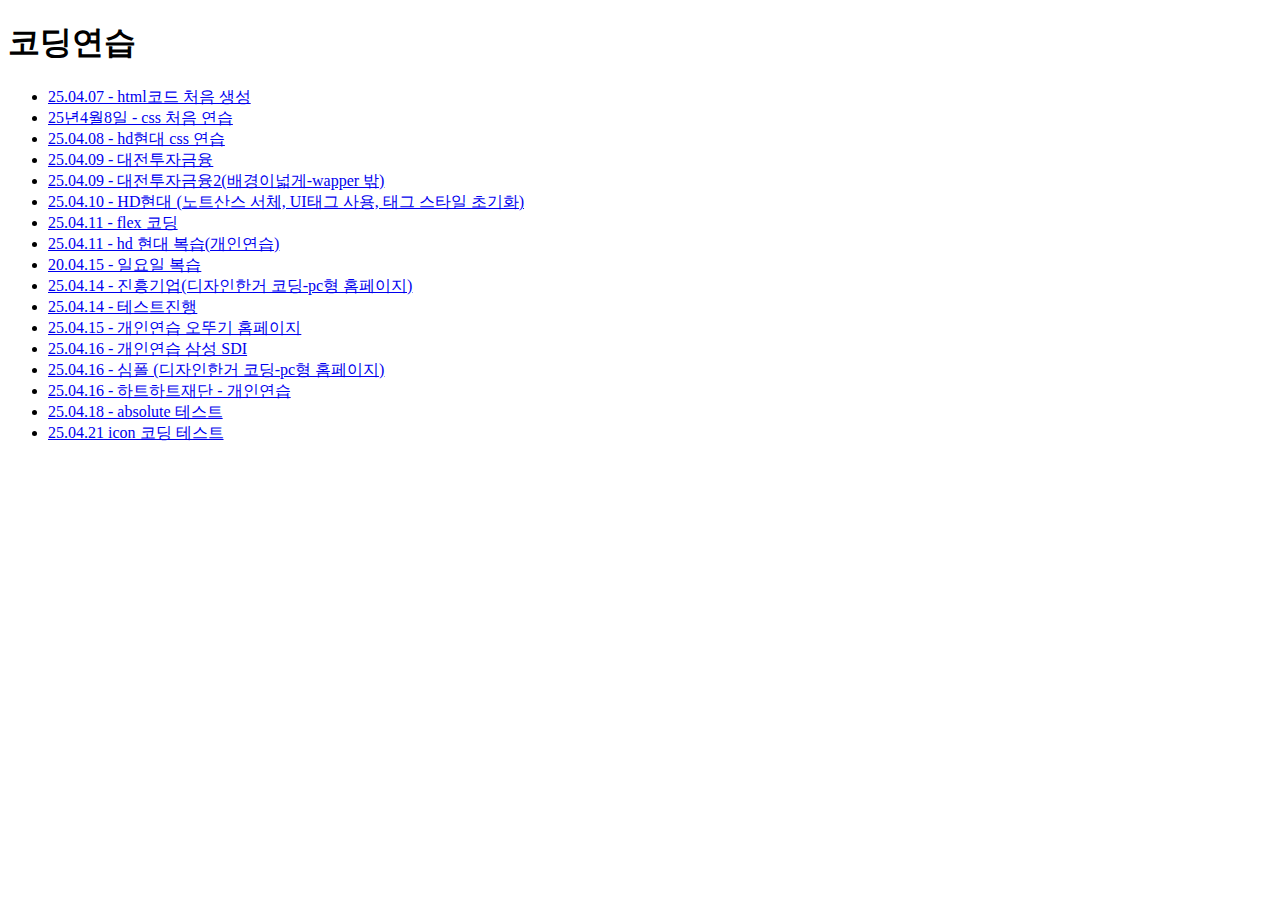
<file: index.html>
<!DOCTYPE html>
<html lang="ko">
<head>
    <meta charset="UTF-8">
    <meta name="viewport" content="width=device-width, initial-scale=1.0">
    <link rel="shortcut icon" href="favicon.ico" type="image/x-icon">
    <title>유은서코딩연습중</title>
</head>
<body>
   <h1>코딩연습</h1>
   <!--경로는 / ./ ../ 모두 다른 의미임
   /test/test.html 이건 root 부터의 경로 (절대경로)
   (./현재파일에서부터) ../test/test.html은 지금 폴더 밖에 나가서 test 폴더 안에 test.-->
   <ul>
    <li><a href="test/test.html">25.04.07 - html코드 처음 생성</a></li>
    <li><a href="test/test_250408.html">25년4월8일 - css 처음 연습</a></li>
    <li><a href="test/test_250408_hd.html">25.04.08 - hd현대 css 연습</a></li>
    <li><a href="test/test_250409.html">25.04.09 - 대전투자금융</a></li>
    <li><a href="test/test_250409_dj.html">25.04.09 - 대전투자금융2(배경이넓게-wapper 밖)</a></li>
    <li><a href="test/test_250410.html">25.04.10 - HD현대 (노트산스 서체, UI태그 사용, 태그 스타일 초기화)</a></li>
    <li><a href="test/test_250411.html">25.04.11 - flex 코딩 </a></li>
    <li><a href="test/test_hd.html">25.04.11 - hd 현대 복습(개인연습)</a></li>
    <li><a href="test/test.250413.html">20.04.15 - 일요일 복습</a></li>
    <li><a href="chinhung/index.html">25.04.14 - 진흥기업(디자인한거 코딩-pc형 홈페이지)</a></li>
    <li><a href="line_test/index.html">25.04.14 - 테스트진행</a></li>
    <li><a href="test/e_250415.html">25.04.15 - 개인연습 오뚜기 홈페이지</a></li>
    <li><a href="test/test_250416.html">25.04.16 - 개인연습 삼성 SDI </a></li>
    <li><a href="simpol/index.html"> 25.04.16 - 심폴 (디자인한거 코딩-pc형 홈페이지)</a></li>
    <li><a href="test/test_250416_hart.html">25.04.16 - 하트하트재단 - 개인연습</a></li>
    <li><a href="test/absolute_250418.html">25.04.18 - absolute 테스트 </a></li>
    <li><a href="test/icon_250421.html">25.04.21 icon 코딩 테스트</a></li>
   </ul>
</body>
</html>
</file>
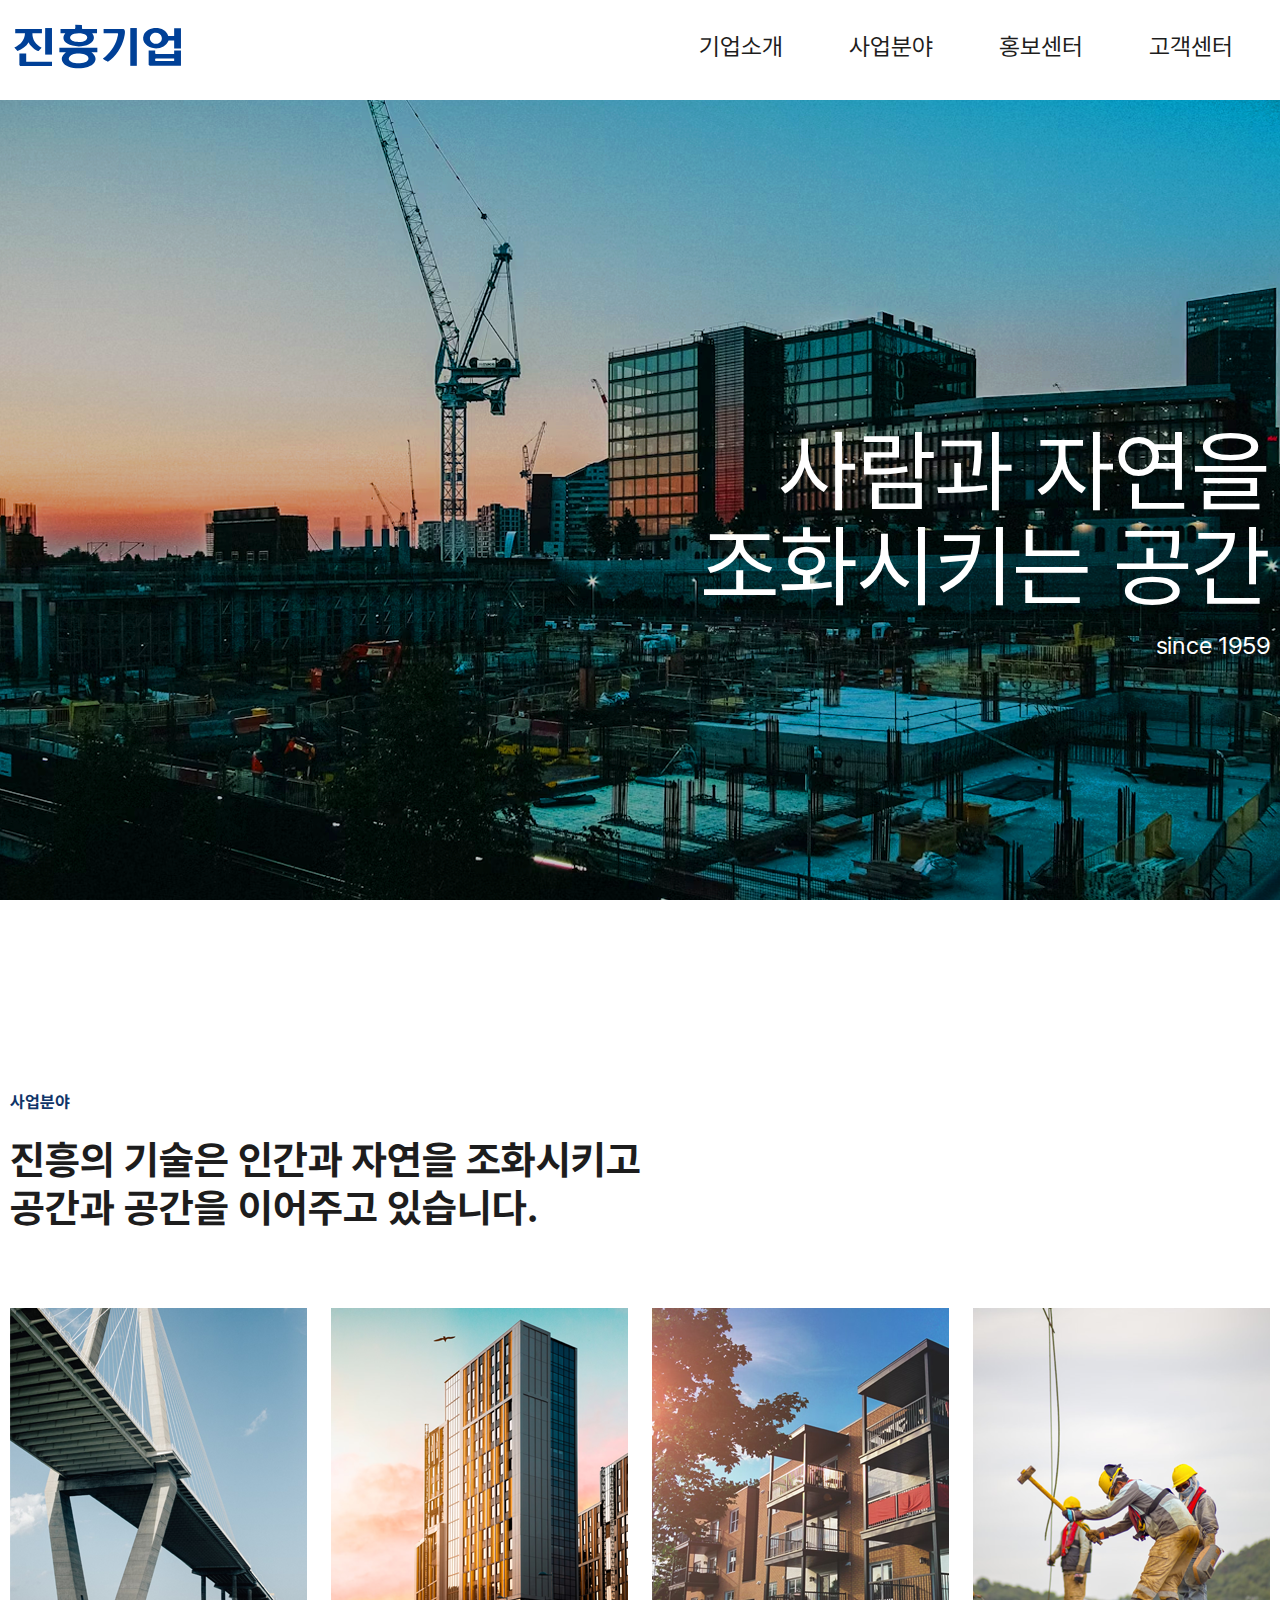
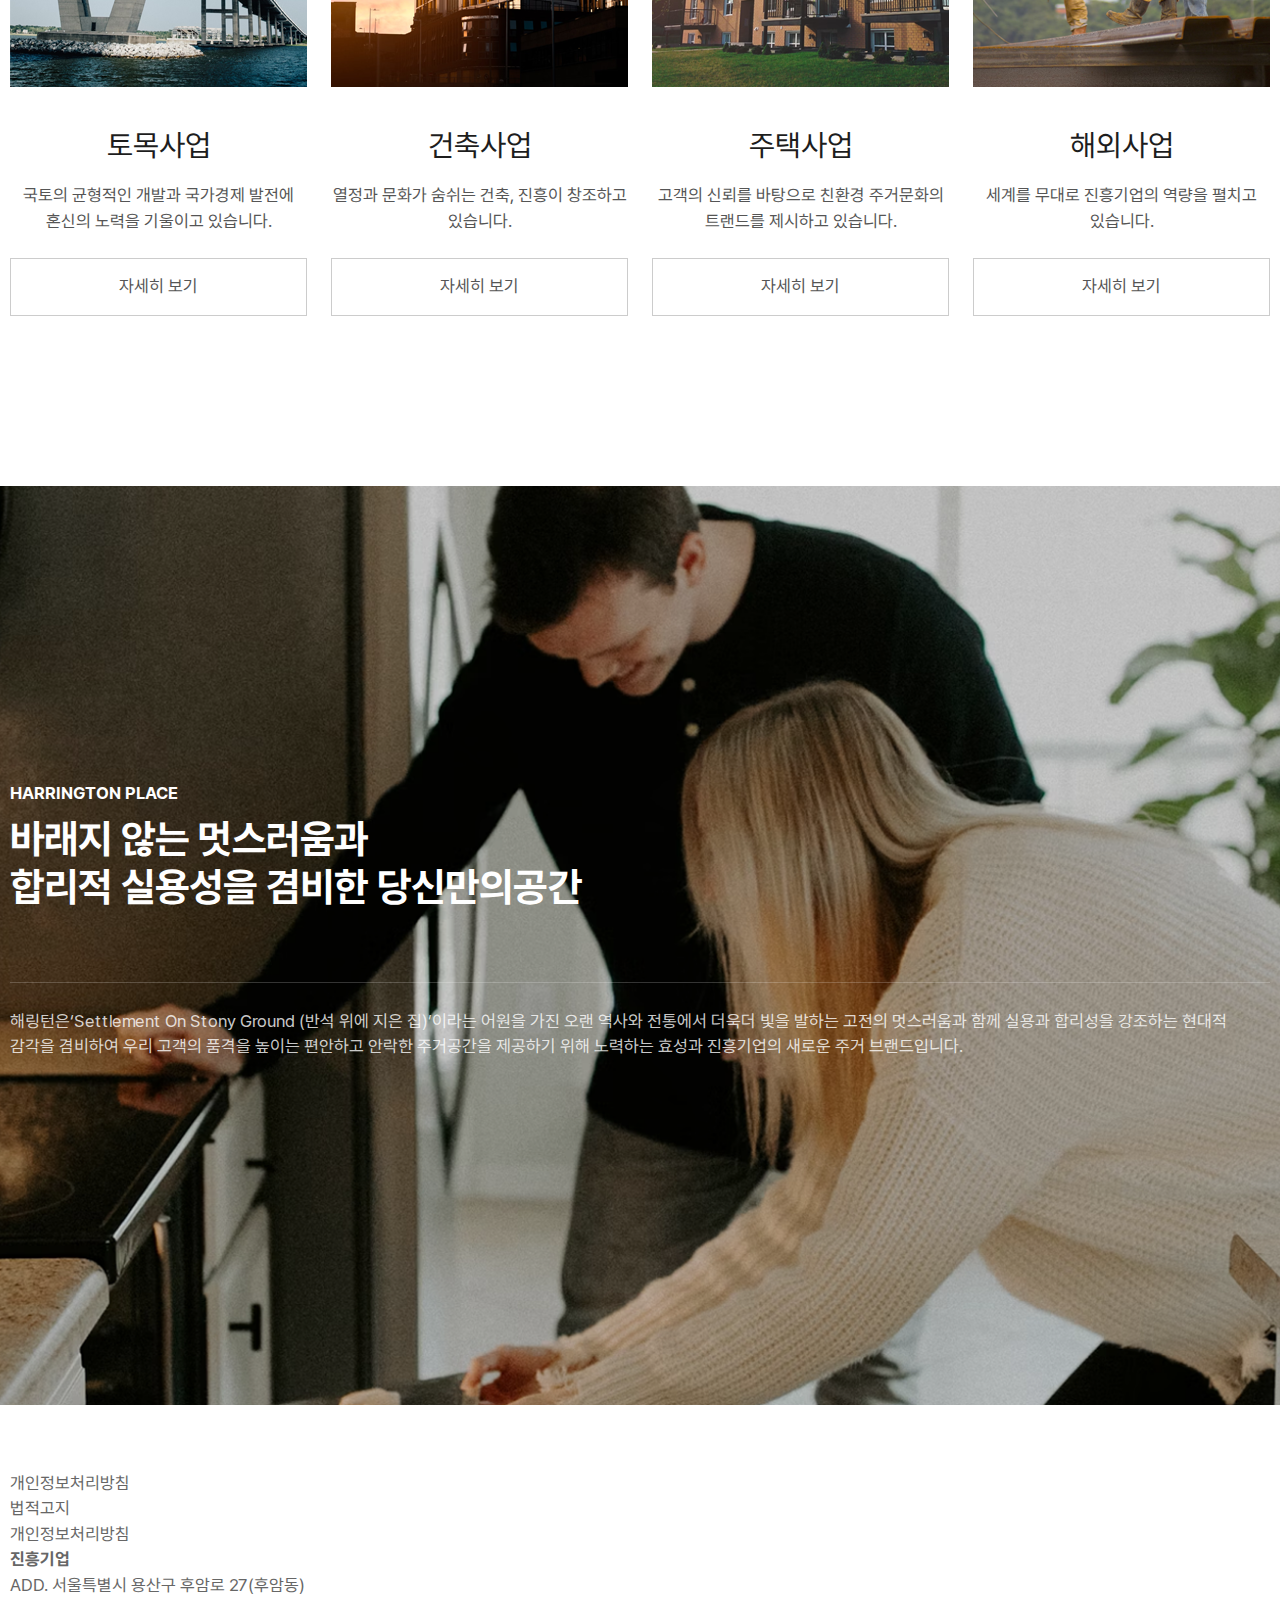
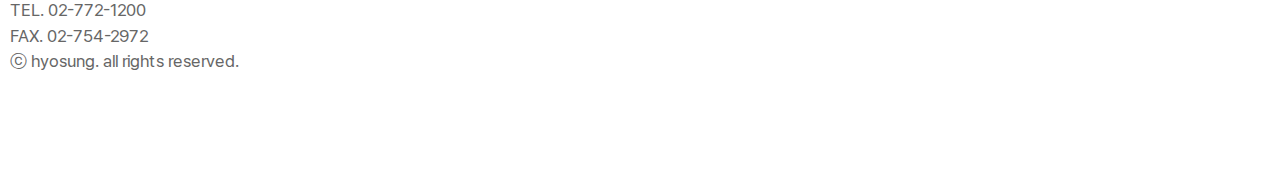
<file: chinhung/index.html>
<!DOCTYPE html>
<html lang="ko">
<head>
    <meta charset="UTF-8">
    <meta name="viewport" content="width=device-width, initial-scale=1.0">
    <link rel="stylesheet" href="css/main.css"> <!--main만 부르기-->
    <title>진흥기업</title>
</head>
<body>
    <header>
        <div class="wrapper">
            <!--로고를 클릭하면 홈페이지 첫 화면으로 이동-->
            <h1 class="logo"><a href="index.html"><img src="images/logo.svg" alt="진흥기업 로고"></a></h1>
            <nav class="gnb"><!--global navigation bar-->
                <ul>
                    <li><a href="#">기업소개</a></li>
                    <li><a href="#">사업분야</a></li>
                    <li><a href="#">홍보센터</a></li>
                    <li><a href="#">고객센터</a></li>
                </ul>
            </nav>
        </div><!--wrapper-->
    </header>
    <!--홈페이지에 header/footer를 제외한 모든 영역을 container로 감 쌈-->
    <main class="container">
        <section class="visual">
            <div class="wrapper">
                <h2>사람과 자연을<br>조화시키는 공간</h2>
                <p>since 1959</p>
            </div><!--wrapper-->
        </section><!--visual-->
        <section class="biz">
            <div class="wrapper">
                <div class="tit">
                    <h2>사업분야</h2>
                    <p>진흥의 기술은 인간과 자연을 조화시키고<br>공간과 공간을 이어주고 있습니다.</p>
                </div><!--tit-->
                <div class="list">
                    <ul>
                        <li>
                            <a href="#">
                                <div class="photo"><img src="images/biz_01.png" alt="바다위에있는 교량 사진"></div>
                                <h3>토목사업</h3>
                                <p>국토의 균형적인 개발과 국가경제 발전에 혼신의 노력을 기울이고 있습니다.</p>
                                <span class="more">자세히 보기</span>
                            </a>
                        </li>
                        <li>
                            <a href="#">
                                <div class="photo"><img src="images/biz_02.png" alt="고층건물 사진"></div>
                                <h3>건축사업</h3>
                                <p>열정과 문화가 숨쉬는 건축, 진흥이 창조하고 있습니다.</p>
                                <span class="more">자세히 보기</span>
                            </a>
                        </li>
                        <li>
                            <a href="#">
                                <div class="photo"><img src="images/biz_03.png" alt="주택 사진"></div>
                                <h3>주택사업</h3>
                                <p>고객의 신뢰를 바탕으로 친환경 주거문화의 트랜드를 제시하고 있습니다.</p>
                                <span class="more">자세히 보기</span>
                            </a>
                        </li>
                        <li>
                            <a href="#">
                                <div class="photo"><img src="images/biz_04.png" alt="건설중인 인물 사진"></div>
                                <h3>해외사업</h3>
                                <p>세계를 무대로 진흥기업의 역량을 펼치고 있습니다.</p>
                                <span class="more">자세히 보기</span>
                            </a>
                        </li>
                    </ul>
                </div><!--list-->
            </div><!--wrapper-->
        </section><!--biz-->
        <section class="brand">
            <div class="wrapper">
                <h2>HARRINGTON PLACE</h2>
                <p class="sub_tit">바래지 않는 멋스러움과<br>합리적 실용성을 겸비한 당신만의공간</p>
                <p class="cont">해링턴은‘Settlement On Stony Ground (반석 위에 지은 집)’이라는 어원을 가진 오랜 역사와 전통에서 더욱더 빛을 발하는 고전의 멋스러움과 함께 실용과 합리성을 강조하는 현대적 감각을 겸비하여 우리 고객의 품격을 높이는 편안하고 안락한 주거공간을 제공하기 위해 노력하는 효성과 진흥기업의 새로운 주거 브랜드입니다.</p>
            </div>
            </div><!--wrapper-->
        </section><!--brand-->
    </main>
    <footer>
        <div class="wrapper">
            <div class="first">
                <ul>
                    <li>개인정보처리방침</li>
                    <li>법적고지</li>
                    <li>개인정보처리방침</li>
                </ul>
            </div>
            <div class="scd">
                <ul>
                    <li><strong>진흥기업</strong></li>
                    <li>ADD. 서울특별시 용산구 후암로 27(후암동)</li>
                    <li>TEL. 02-772-1200</li>
                    <li>FAX. 02-754-2972</li>
                </ul>
                <p>ⓒ hyosung. all rights reserved.</p>
            </div>
        </div>
    </footer>
</body>
</html>
</file>
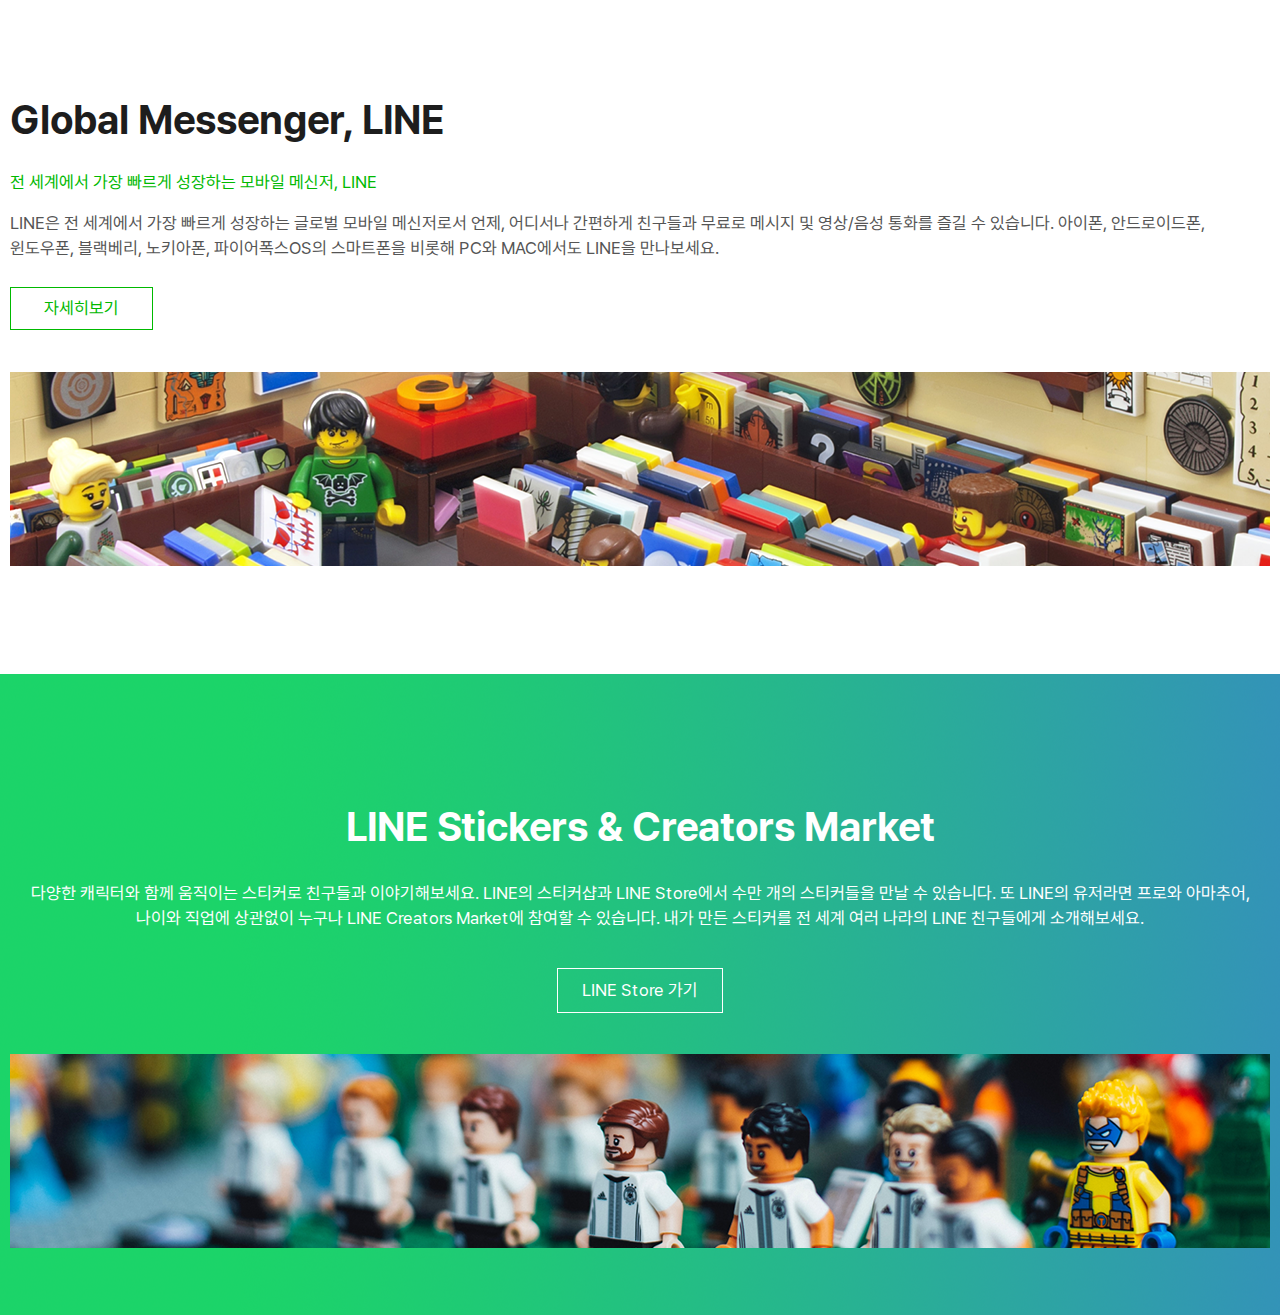
<file: line_test/index.html>
<!DOCTYPE html>
<html lang="ko">
<head>
    <meta charset="UTF-8">
    <meta name="viewport" content="width=device-width, initial-scale=1.0">
    <link rel="stylesheet" href="css/main.css">
    <title>line</title>
</head>
<body>
    <div class="glo">
        <div class="wrapper">
            <h1>Global Messenger, LINE</h1>
            <div class="sub_tit">
                <p class="tit1">전 세계에서 가장 빠르게 성장하는 모바일 메신저, LINE</p>
                <p class="tit2">LINE은 전 세계에서 가장 빠르게 성장하는 글로벌 모바일 메신저로서 언제, 어디서나 간편하게 친구들과 무료로 메시지 및 영상/음성 통화를 즐길 수 있습니다. 아이폰, 안드로이드폰, 윈도우폰, 블랙베리, 노키아폰, 파이어폭스OS의 스마트폰을 비롯해 PC와 MAC에서도 LINE을 만나보세요.</p>
            </div>
            <div class="more"><a href="#">자세히보기</a></div>
            <div class="photo"><img src="images/Untitled-7.png" alt="서점에 레고 세명이 서있는 사진"></div>
        </div>
    </div>
    <div class="sticker">
        <div class="wrapper">
            <h1>LINE Stickers & Creators Market</h1>
            <p>다양한 캐릭터와 함께 움직이는 스티커로 친구들과 이야기해보세요. LINE의 스티커샵과 LINE Store에서 수만 개의 스티커들을 만날 수 있습니다. 또 LINE의 유저라면 프로와 아마추어, 나이와 직업에 상관없이 누구나 LINE Creators Market에 참여할 수 있습니다. 내가 만든 스티커를 전 세계 여러 나라의 LINE 친구들에게 소개해보세요.</p>
            <div class="more"><a href="#">LINE Store 가기</a></div>
            <div class="photo"><img src="images/last.png" alt="축구 유니폼을 입고 있는 여러개의 레고"></div>
        
        </div>
    </div>
</body>
</html>
</file>
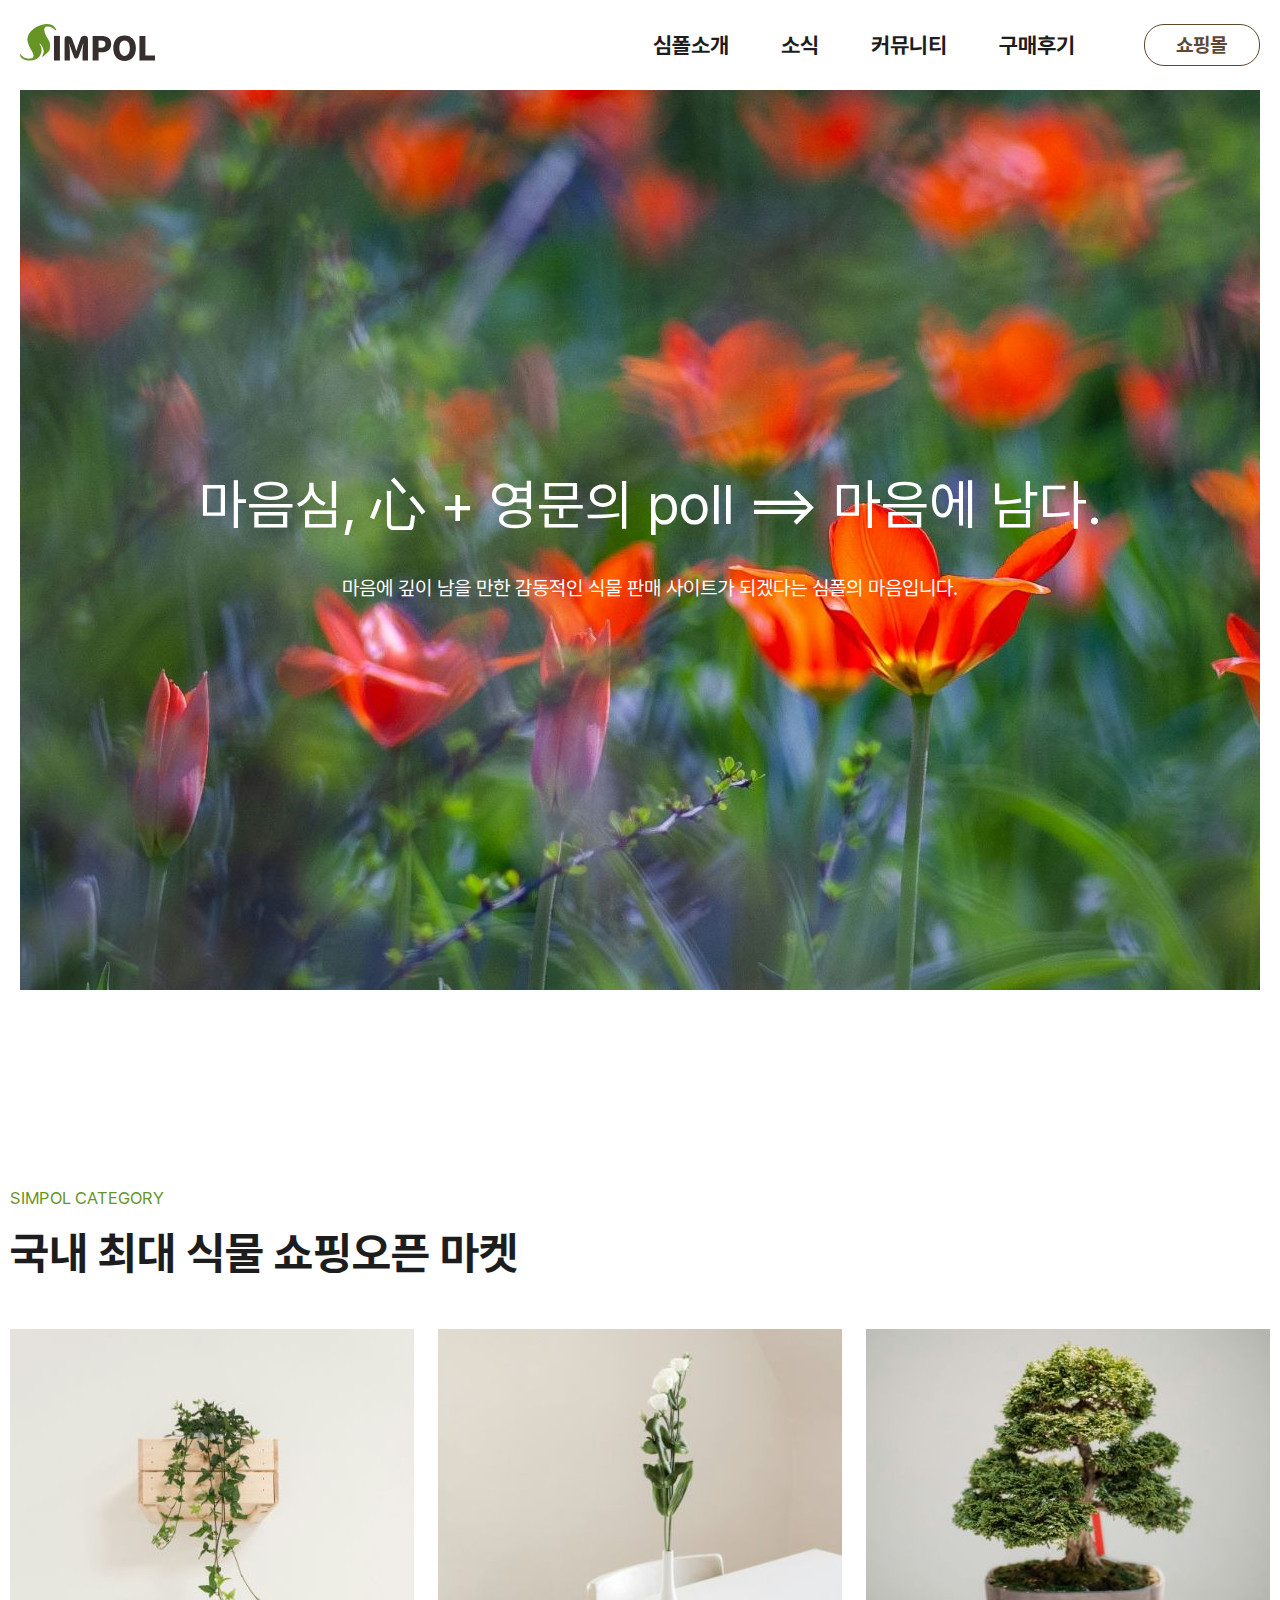
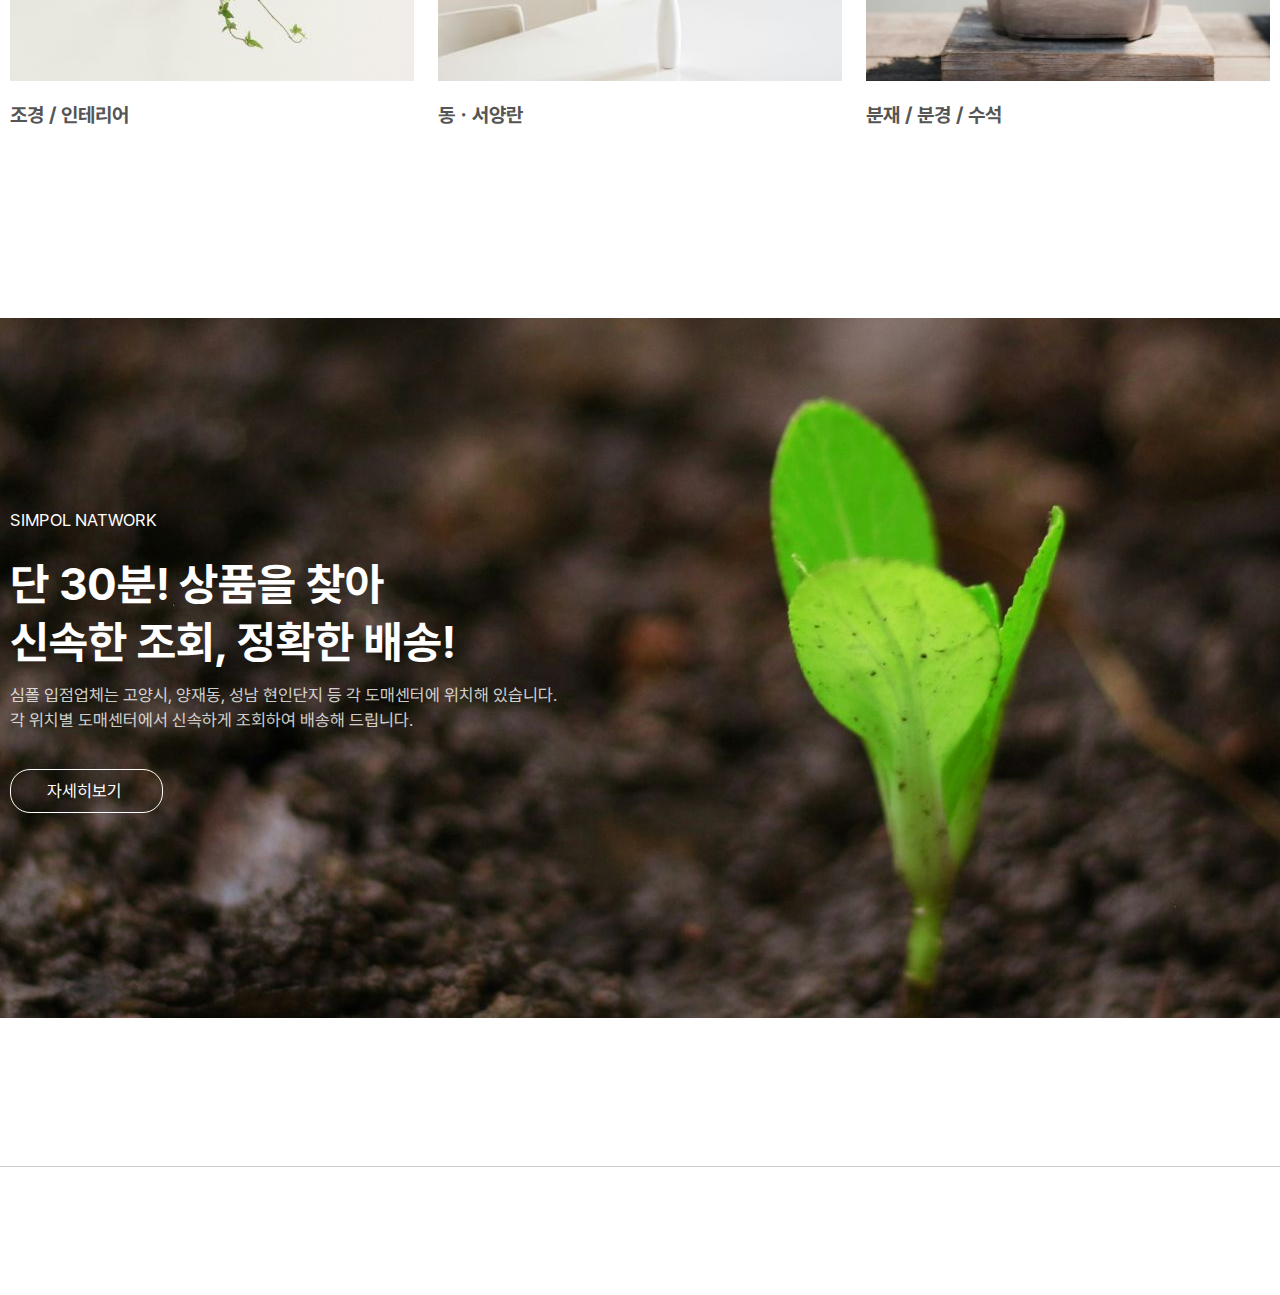
<file: simpol/index.html>
<!DOCTYPE html>
<html lang="ko">
<head>
    <meta charset="UTF-8">
    <meta name="viewport" content="width=device-width, initial-scale=1.0">
    <link rel="shortcut icon" href="favicon.ico" type="image/x-icon"><!--파비콘 등록-->
    <link rel="stylesheet" href="css/main.css">
    <title>simpol</title>
</head>
<body>
    <!--홈페이지 전체를 감싸는 역할(반응형 사이트 만들때 가로스크롤바 만들지 않도록 도와줌)-->
    <div id="wrap">
        <header>
            <h1 class="logo"><a href="index.html"><img src="images/logo.svg" alt="심폴 로고 이미지"></a></h1>
            <div class="inner">
                <nav class="gnb">
                    <ul>
                        <li><a href="#">심폴소개</a></li>
                        <li><a href="#">소식</a></li>
                        <li><a href="#">커뮤니티</a></li>
                        <li><a href="#">구매후기</a></li>
                    </ul>
                </nav><!--//gnb-->
                <a href="https://www.simpol.co.kr/" target="_blank" title="새창열림" class="shop">쇼핑몰</a>
                <!--target="_blank"(다른 홈페이지나 주소가 다른 페이지를 새 창으로 열리게 해 줌
                현재 홈페이지에서 내부에 다른 페이지 연결이라면 새창 연결 안함.)
                반드시 새창열리는 고지를 해줘야함(title="새창열림")-->
            </div><!--//inner-->
        </header>
        <main class="container">
            <section class="visual">
                <div class="wrapper">
                    <h2>마음심, 心 + 영문의 poll ==> 마음에 남다.</h2>
                    <p>마음에 깊이 남을 만한 감동적인 식물 판매 사이트가 되겠다는 심폴의 마음입니다.</p>
                </div>
            </section><!--//visual-->
            <section class="product">
                <div class="wrapper">
                    <div class="tit">
                        <h2>SIMPOL CATEGORY</h2>
                        <p>국내 최대 식물 쇼핑오픈 마켓</p>
                    </div><!--//tit-->
                    <div class="list">
                        <ul>
                            <li>
                                <a href="#">
                                    <div class="photo"><img src="images/product01.jpg" alt="나무로된 화분으로꾸며진 식물"></div>
                                    <h3>조경 / 인테리어</h3>
                                </a>
                            </li>
                            <li>
                                <a href="#">
                                    <div class="photo"><img src="images/product02.jpg" alt="화병에 들어있는 꽃한송이"></div>
                                    <h3>동ㆍ서양란</h3>
                                </a>
                            </li>
                            <li>
                                <a href="#">
                                    <div class="photo"><img src="images/product03.jpg" alt="화분에 심어진 분재"></div>
                                    <h3>분재 / 분경 / 수석</h3>
                                </a>
                            </li>
                        </ul>
                    </div><!--//list-->
                </div>
            </section><!--//product-->
            <section class="networkt">
                <div class="wrapper">
                    <h2>SIMPOL NATWORK</h2>
                    <p class="sud_tit">단 30분! 상품을 찾아<br>신속한 조회, 정확한 배송!</p>
                    <p class="cont">심폴 입점업체는 고양시, 양재동, 성남 현인단지 등 각 도매센터에 위치해 있습니다.<br>각 위치별 도매센터에서 신속하게 조회하여 배송해 드립니다.</p>
                    <a href="#">자세히보기</a>
                </div>
            </section><!--//networkt-->
            <section class="community">
                <div class="wrapper"></div>
            </section><!--//community-->
        </main><!--//container-->
        <footer></footer>
    </div><!--//#wrap-->
</body>
</html>
</file>
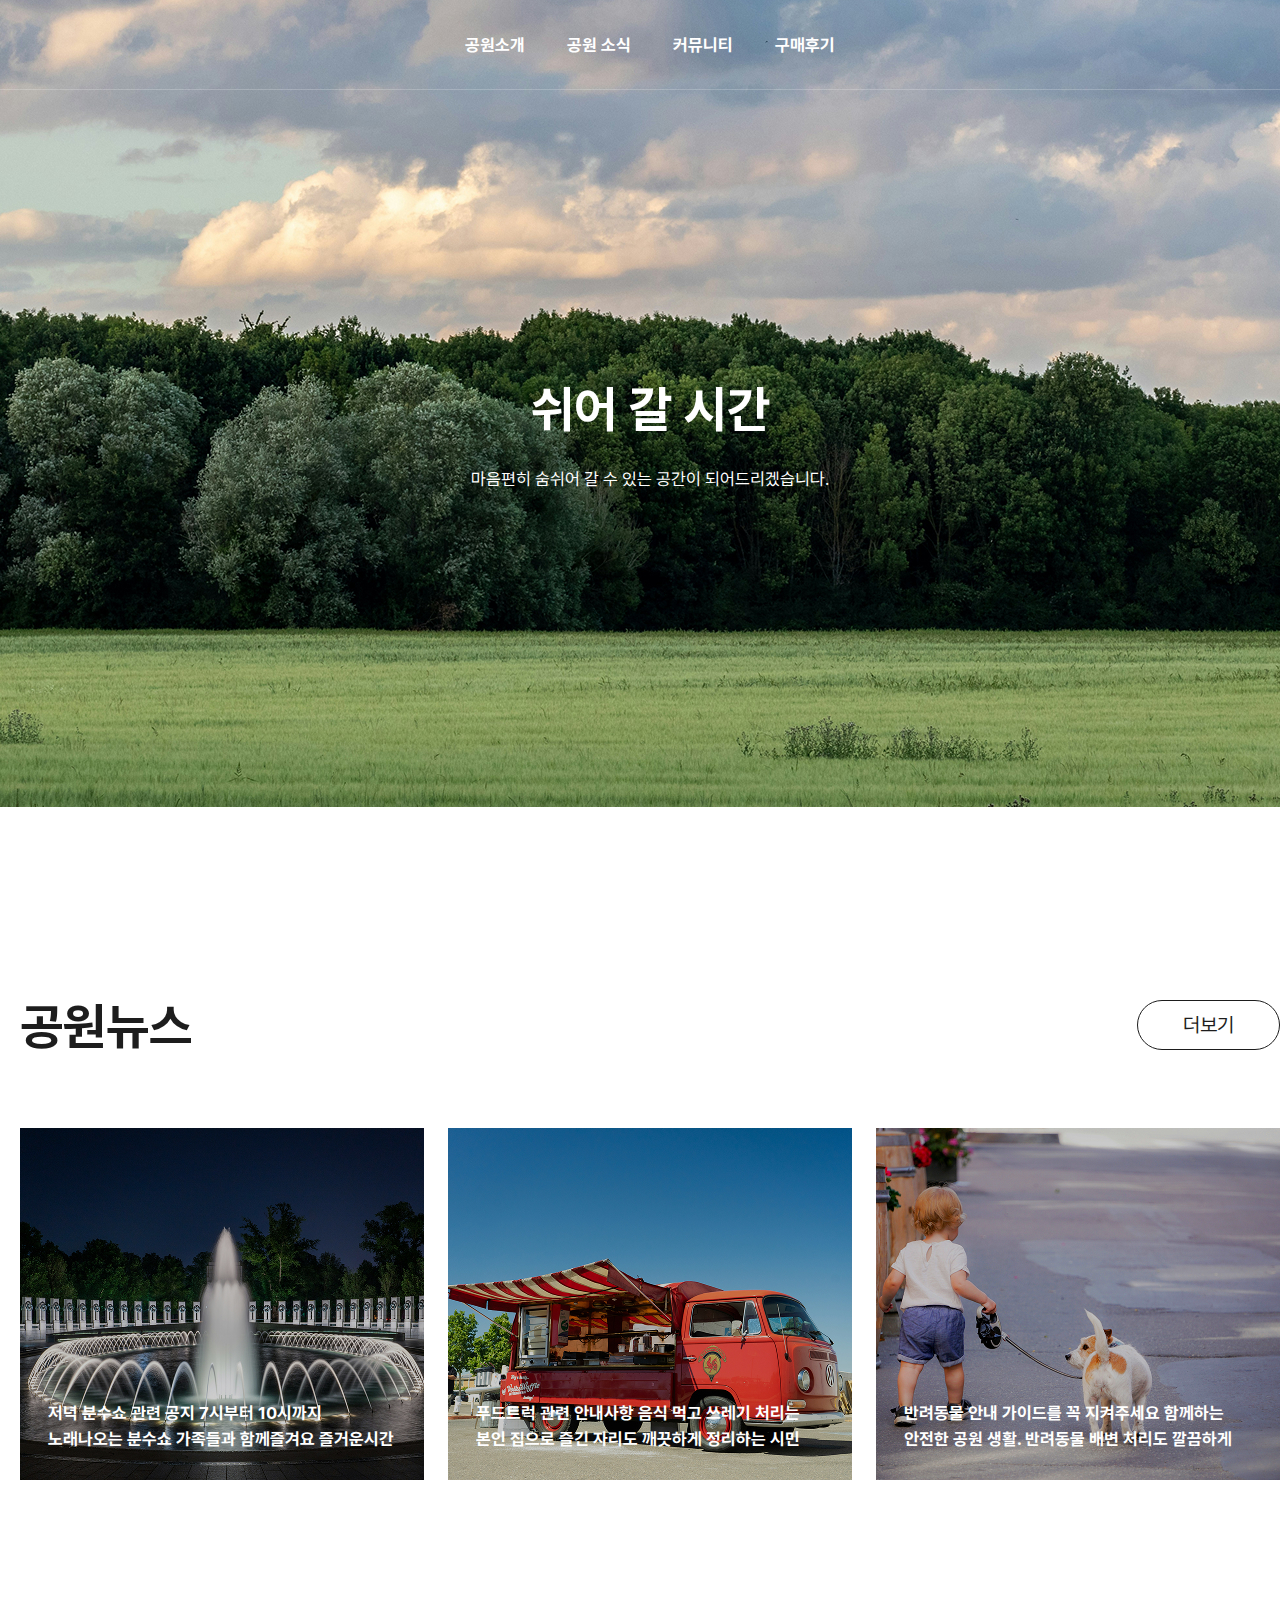
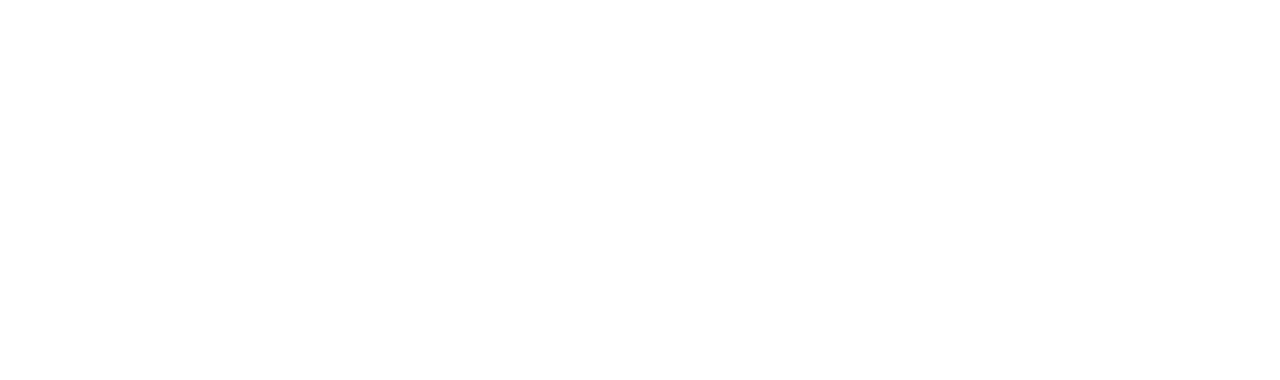
<file: test/absolute_250418.html>
<!DOCTYPE html>
<html lang="ko">
<head>
    <meta charset="UTF-8">
    <meta name="viewport" content="width=device-width, initial-scale=1.0">
    <link rel="stylesheet" href="css/absolute_250418.css">
    <title>absolute 코딩 테스트</title>
</head>
<body>
    <div id="wrap">
        <header>
            <div class="wrapper">
                <nav class="gnb">
                    <ul>
                        <li><a href="#">공원소개</a></li>
                        <li><a href="#">공원 소식</a></li>
                        <li><a href="#">커뮤니티</a></li>
                        <li><a href="#">구매후기</a></li>
                    </ul>
                </nav>
            </div>
        </header>
        <main class="container">
            <section class="visual">
                <div class="wrapper">
                    <h2>쉬어 갈 시간</h2>
                    <p>마음편히 숨쉬어 갈 수 있는 공간이 되어드리겠습니다.</p>
                </div>
            </section>
            <section class="product">
                <div class="wrapper">
                    <h2>공원뉴스</h2>
                    <div class="list">
                        <ul>
                            <li>
                                <a href="#">
                                    <div class="photo"><img src="images/product01.jpg" alt="분수사진"></div>
                                    <h3>저녁 분수쇼 관련 공지 7시부터 10시까지 노래나오는 분수쇼 가족들과 함께즐겨요 즐거운시간</h3>
                                </a>
                            </li>
                            <li>
                                <a href="#">
                                    <div class="photo"><img src="images/product02.jpg" alt="푸드트럭사진"></div>
                                    <h3>푸드트럭 관련 안내사항 음식 먹고 쓰레기 처리는 본인 집으로 즐긴 자리도 깨끗하게 정리하는 시민</h3>
                                </a>
                            </li>
                            <li>
                                <a href="#">
                                    <div class="photo"><img src="images/product03.jpg" alt="반려견산책사진"></div>
                                    <h3>반려동물 안내 가이드를 꼭 지켜주세요 함께하는 안전한 공원 생활. 반려동물 배변 처리도 깔끔하게</h3>
                                </a>
                            </li>
                        </ul>
                    </div><!--//list-->
                    <a href="#" class="more">더보기</a>
                </div>
            </section>
        </main>
    </div>
    
</body>
</html>
</file>
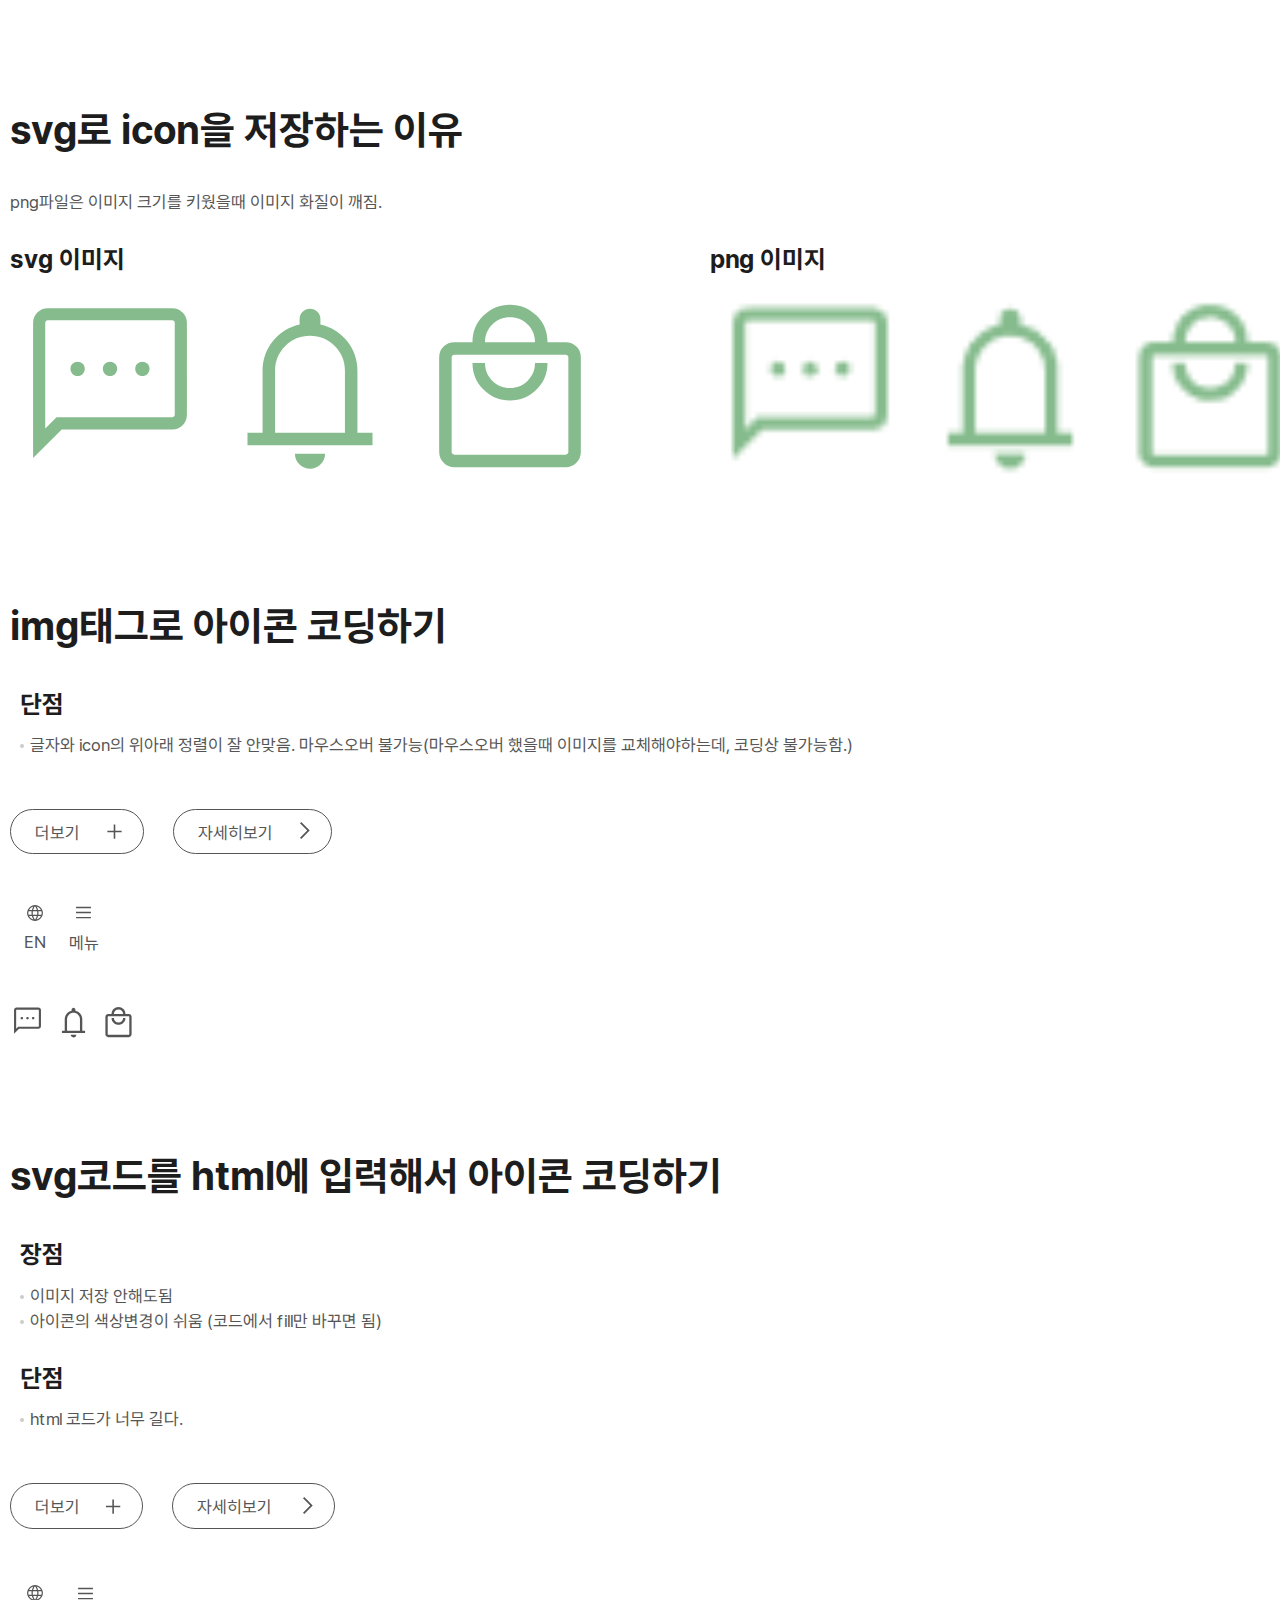
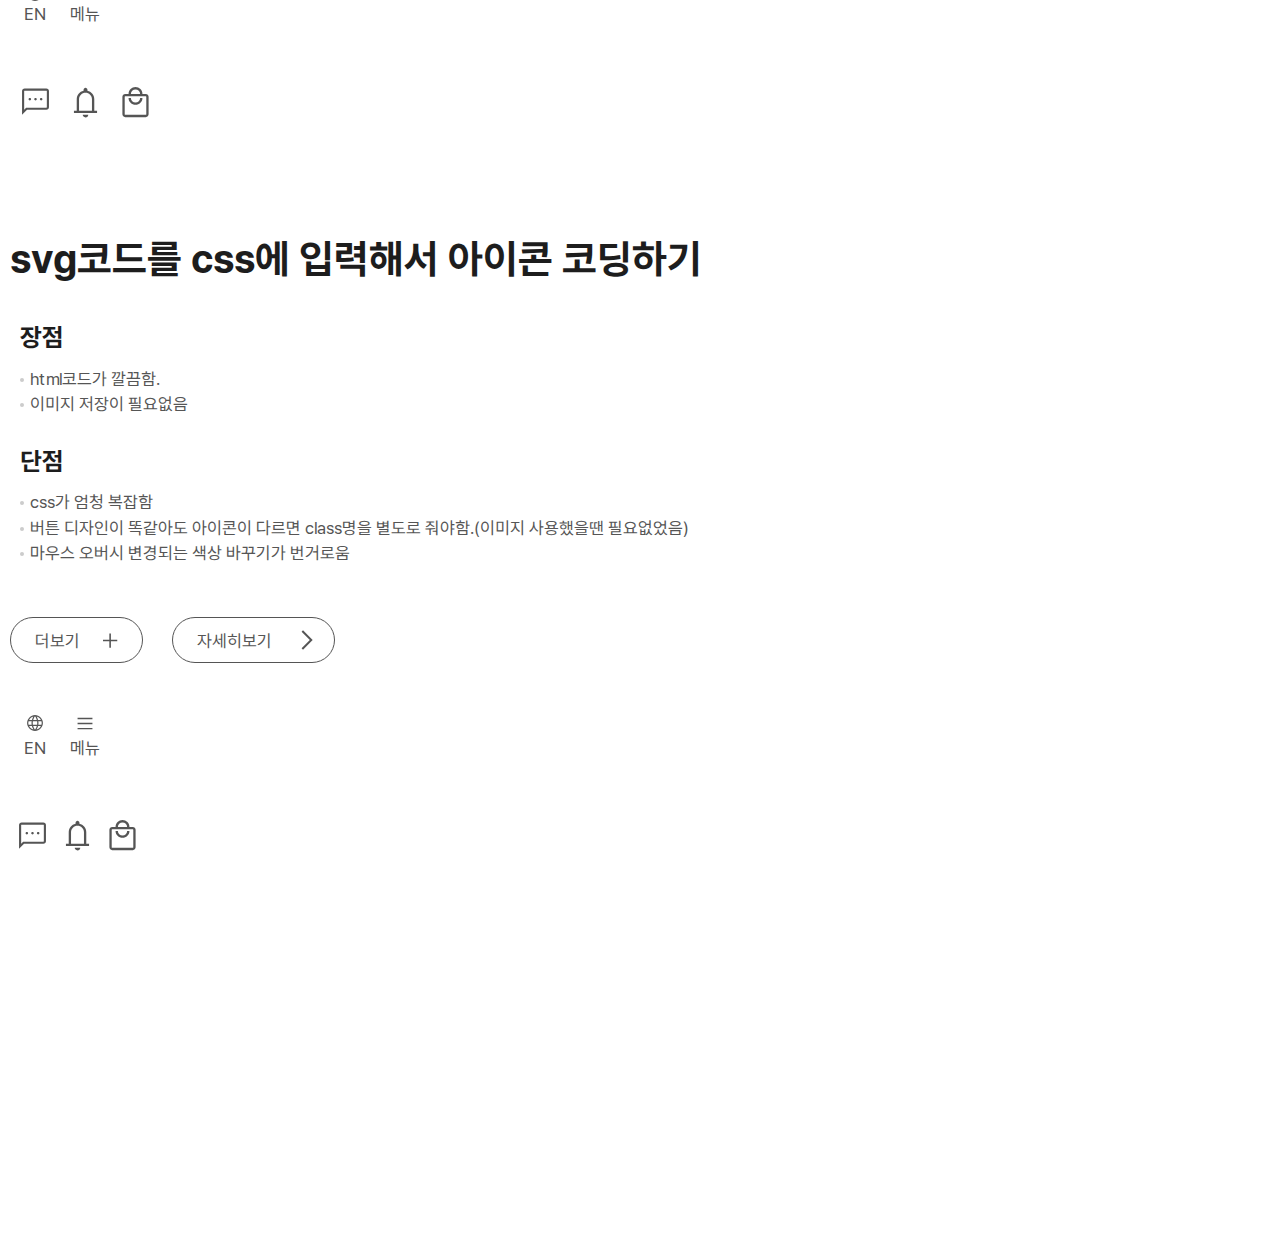
<file: test/icon_250421.html>
<!DOCTYPE html>
<html lang="ko">
<head>
    <meta charset="UTF-8">
    <meta name="viewport" content="width=device-width, initial-scale=1.0">
    <link rel="stylesheet" href="css/icon_250421.css">
    <title>icon 코딩하기</title>
</head>
<body>
    <div class="img_test">
        <div class="wrapper">
            <h1>svg로 icon을 저장하는 이유</h1>
            <p>png파일은 이미지 크기를 키웠을때 이미지 화질이 깨짐.</p>
            <div class="group"><!--inner를 좌우로 배치하려고-->
                <div class="inner">
                    <h2>svg 이미지</h2>
                    <ul>
                        <li><img src="images/sms_icon_over.svg" alt="메시지"></li>
                        <li><img src="images/alert_icon_over.svg" alt="알람"></li>
                        <li><img src="images/cart_icon_over.svg" alt="장바구니"></li>
                    </ul>
                </div>
                <div class="inner">
                    <h2>png 이미지</h2>
                    <ul>
                        <li><img src="images/sms_icon_over.png" alt="메시지"></li>
                        <li><img src="images/alert_icon_over.png" alt="알람"></li>
                        <li><img src="images/cart_icon_over.png" alt="장바구니"></li>
                    </ul>
                </div>
            </div>
        </div>
    </div><!--img_svg-->
    <div class="img_svg">
        <div class="wrapper">
            <h1>img태그로 아이콘 코딩하기</h1>
            <ul class="item"> 
                <h2>단점</h2>
                <li>글자와 icon의 위아래 정렬이 잘 안맞음. 마우스오버 불가능(마우스오버 했을때 이미지를 교체해야하는데, 코딩상 불가능함.)</li>
            </ul>
            <div class="btn_wrap">
                <a href="#">
                    <span>더보기</span>
                    <!--i태그라는건 아이콘을 의미함(요즘은 잘 사용안함)
                    이미지가 의미가 없음. 때문에 대체 텍스트 비워놔도 됨.(자세히보기를 꾸며주는 아이콘이기때문.
                    단 alt가 써져있지않으면 오류기때문에 써놓되, 공란으로 두기.)-->
                <i><img src="images/more_icon1.svg" alt=""></i></a>
                <a href="#">
                    <span>자세히보기</span>
                        <i><img src="images/more_icon2.svg" alt=""></i>
                    </a>
            </div><!--//btn_wrap-->
            <div class="tnb">
                <a href="#">
                    <i><img src="images/lang_icon.svg" alt=""></i>
                    <span>EN</span>
                </a>
                <a href="#">
                    <i><img src="images/menu_iocn.svg" alt=""></i>
                    <span>메뉴</span>
                </a>
            </div><!--//tnb-->
            <div class="hnb">
                <a href="#"><img src="images/sms_icon.svg" alt="메시지"></a>
                <a href="#"><img src="images/alert_icon.svg" alt="알림내역"></a>
                <a href="#"><img src="images/cart_icon.svg" alt="장바구니"></a>
            </div><!--//hnb-->
        </div>
    </div><!--img_svg-->
    <div class="svg_html">
        <div class="wrapper">
            <h1>svg코드를 html에 입력해서 아이콘 코딩하기</h1>
            <ul class="item">
                <h2>장점</h2>
                <li>이미지 저장 안해도됨</li>
                <li>아이콘의 색상변경이 쉬움 (코드에서 fill만 바꾸면 됨)</li>
                <h2>단점</h2>
                <li>html 코드가 너무 길다.</li>
            </ul>
            <div class="btn_wrap">
                <a href="#">
                    <span>더보기</span>
                    <i>
                        <svg width="15" height="15" viewBox="0 0 15 15" fill="none" xmlns="http://www.w3.org/2000/svg">
                        <path d="M6.33333 14.625V8.29167H0V6.70833H6.33333V0.375H7.91667V6.70833H14.25V8.29167H7.91667V14.625H6.33333Z" fill="#555555"/>
                        </svg>                            
                    </i>
                </a>
                <a href="#">
                    <span>자세히보기</span>
                    <i>
                        <svg width="10" height="17" viewBox="0 0 10 17" fill="none" xmlns="http://www.w3.org/2000/svg">
                        <path d="M1.24999 0.0529587L9.69702 8.49999L1.24999 16.947L0.00814531 15.7052L7.21355 8.49999L0.00814657 1.2948L1.24999 0.0529587Z" fill="#555555"/>
                        </svg> 
                    </i>
                </a>
            </div><!--//btn_wrap-->
            <div class="tnb">
                <a href="#">
                    <i>
                        <svg width="20" height="20" viewBox="0 0 20 20" fill="none" xmlns="http://www.w3.org/2000/svg">
                            <mask id="mask0_1_85" style="mask-type:alpha" maskUnits="userSpaceOnUse" x="0" y="0" width="20" height="20">
                            <rect width="20" height="20" fill="#D9D9D9"/>
                            </mask>
                            <g mask="url(#mask0_1_85)">
                            <path d="M9.99998 17.9166C8.91456 17.9166 7.89026 17.7086 6.92706 17.2925C5.96387 16.8764 5.12387 16.3098 4.40706 15.5929C3.69012 14.8761 3.12359 14.0361 2.70748 13.0729C2.29137 12.1097 2.08331 11.0854 2.08331 9.99998C2.08331 8.90595 2.29137 7.87949 2.70748 6.9206C3.12359 5.96172 3.69012 5.12387 4.40706 4.40706C5.12387 3.69012 5.96387 3.12359 6.92706 2.70748C7.89026 2.29137 8.91456 2.08331 9.99998 2.08331C11.094 2.08331 12.1205 2.29137 13.0794 2.70748C14.0382 3.12359 14.8761 3.69012 15.5929 4.40706C16.3098 5.12387 16.8764 5.96172 17.2925 6.9206C17.7086 7.87949 17.9166 8.90595 17.9166 9.99998C17.9166 11.0854 17.7086 12.1097 17.2925 13.0729C16.8764 14.0361 16.3098 14.8761 15.5929 15.5929C14.8761 16.3098 14.0382 16.8764 13.0794 17.2925C12.1205 17.7086 11.094 17.9166 9.99998 17.9166ZM9.99998 16.6489C10.4253 16.0849 10.7832 15.516 11.0737 14.9423C11.3643 14.3685 11.601 13.7414 11.7837 13.0608H8.21623C8.4097 13.7628 8.64908 14.4006 8.93435 14.9744C9.21949 15.5481 9.5747 16.1063 9.99998 16.6489ZM8.38623 16.4198C8.06679 15.9614 7.77991 15.4404 7.5256 14.8566C7.2713 14.2728 7.07366 13.6741 6.93269 13.0608H4.10581C4.54595 13.9262 5.13623 14.6533 5.87665 15.2421C6.61706 15.8307 7.45359 16.2232 8.38623 16.4198ZM11.6137 16.4198C12.5464 16.2232 13.3829 15.8307 14.1233 15.2421C14.8637 14.6533 15.454 13.9262 15.8941 13.0608H13.0673C12.8995 13.6794 12.6885 14.2807 12.4341 14.8646C12.18 15.4485 11.9065 15.9669 11.6137 16.4198ZM3.58165 11.8108H6.67956C6.6272 11.5011 6.58922 11.1974 6.5656 10.8998C6.54213 10.6023 6.5304 10.3023 6.5304 9.99998C6.5304 9.69762 6.54213 9.39769 6.5656 9.10019C6.58922 8.80255 6.6272 8.49887 6.67956 8.18915H3.58165C3.50151 8.4722 3.44012 8.76651 3.39748 9.07206C3.3547 9.37762 3.33331 9.68692 3.33331 9.99998C3.33331 10.313 3.3547 10.6223 3.39748 10.9279C3.44012 11.2335 3.50151 11.5278 3.58165 11.8108ZM7.92935 11.8108H12.0706C12.1228 11.5011 12.1607 11.2001 12.1844 10.9079C12.2078 10.6157 12.2196 10.313 12.2196 9.99998C12.2196 9.68692 12.2078 9.38428 12.1844 9.09206C12.1607 8.79984 12.1228 8.49887 12.0706 8.18915H7.92935C7.87713 8.49887 7.83922 8.79984 7.8156 9.09206C7.79213 9.38428 7.7804 9.68692 7.7804 9.99998C7.7804 10.313 7.79213 10.6157 7.8156 10.9079C7.83922 11.2001 7.87713 11.5011 7.92935 11.8108ZM13.3204 11.8108H16.4183C16.4985 11.5278 16.5598 11.2335 16.6025 10.9279C16.6453 10.6223 16.6666 10.313 16.6666 9.99998C16.6666 9.68692 16.6453 9.37762 16.6025 9.07206C16.5598 8.76651 16.4985 8.4722 16.4183 8.18915H13.3204C13.3728 8.49887 13.4107 8.80255 13.4344 9.10019C13.4578 9.39769 13.4696 9.69762 13.4696 9.99998C13.4696 10.3023 13.4578 10.6023 13.4344 10.8998C13.4107 11.1974 13.3728 11.5011 13.3204 11.8108ZM13.0673 6.93915H15.8941C15.4487 6.06304 14.8625 5.33595 14.1354 4.7579C13.4083 4.17998 12.5678 3.7847 11.6137 3.57206C11.9332 4.05706 12.2173 4.58755 12.4662 5.16352C12.7153 5.73935 12.9156 6.33123 13.0673 6.93915ZM8.21623 6.93915H11.7837C11.5903 6.24248 11.3469 5.60061 11.0537 5.01352C10.7604 4.42644 10.4091 3.87227 9.99998 3.35102C9.59081 3.87227 9.23956 4.42644 8.94623 5.01352C8.65304 5.60061 8.4097 6.24248 8.21623 6.93915ZM4.10581 6.93915H6.93269C7.08435 6.33123 7.2847 5.73935 7.53373 5.16352C7.78262 4.58755 8.06679 4.05706 8.38623 3.57206C7.42679 3.7847 6.58491 4.18137 5.8606 4.76206C5.13616 5.34262 4.55123 6.06831 4.10581 6.93915Z" fill="#555555"/>
                            </g>
                        </svg>                            
                    </i>
                    <span>EN</span>
                </a>
                <a href="#">
                    <i>
                        <svg width="21" height="21" viewBox="0 0 21 21" fill="none" xmlns="http://www.w3.org/2000/svg">
                            <mask id="mask0_1_91" style="mask-type:alpha" maskUnits="userSpaceOnUse" x="0" y="0" width="21" height="21">
                            <rect width="21" height="21" fill="#D9D9D9"/>
                            </mask>
                            <g mask="url(#mask0_1_91)">
                            <path d="M3.0625 6.125V4.8125H17.9375V6.125H3.0625ZM3.0625 16.1875V14.875H17.9375V16.1875H3.0625ZM3.0625 11.1562V9.84375H17.9375V11.1562H3.0625Z" fill="#555555"/>
                            </g>
                        </svg>
                            
                    </i>
                    <span>메뉴</span>
                </a>
            </div><!--//tnb-->
            <div class="hnb">
                <!--svg 밖에 없으면 해당 이미지를 알기가 어려움. 이미지의 내용을 html에 써줘야함.
                그리고 css에서 글자를 숨겨아함.
                = span에 class명으로 blind를줘서 common.css에 저장해둔
                글자 숨기는 속성을 줌.-->
                <a href="#">
                    <i>
                        <svg width="35" height="34" viewBox="0 0 35 34" fill="none" xmlns="http://www.w3.org/2000/svg">
                            <mask id="mask0_1_127" style="mask-type:alpha" maskUnits="userSpaceOnUse" x="0" y="0" width="35" height="34">
                            <rect x="0.5" width="34" height="34" fill="#D9D9D9"/>
                            </mask>
                            <g mask="url(#mask0_1_127)">
                            <path d="M11.8333 15.4197C12.1802 15.4197 12.4758 15.2976 12.7202 15.0535C12.9643 14.8091 13.0864 14.5135 13.0864 14.1667C13.0864 13.8198 12.9643 13.5242 12.7202 13.2798C12.4758 13.0357 12.1802 12.9136 11.8333 12.9136C11.4865 12.9136 11.1909 13.0357 10.9465 13.2798C10.7024 13.5242 10.5803 13.8198 10.5803 14.1667C10.5803 14.5135 10.7024 14.8091 10.9465 15.0535C11.1909 15.2976 11.4865 15.4197 11.8333 15.4197ZM17.5 15.4197C17.8468 15.4197 18.1424 15.2976 18.3868 15.0535C18.631 14.8091 18.753 14.5135 18.753 14.1667C18.753 13.8198 18.631 13.5242 18.3868 13.2798C18.1424 13.0357 17.8468 12.9136 17.5 12.9136C17.1531 12.9136 16.8575 13.0357 16.6132 13.2798C16.369 13.5242 16.2469 13.8198 16.2469 14.1667C16.2469 14.5135 16.369 14.8091 16.6132 15.0535C16.8575 15.2976 17.1531 15.4197 17.5 15.4197ZM23.1667 15.4197C23.5135 15.4197 23.8091 15.2976 24.0535 15.0535C24.2976 14.8091 24.4197 14.5135 24.4197 14.1667C24.4197 13.8198 24.2976 13.5242 24.0535 13.2798C23.8091 13.0357 23.5135 12.9136 23.1667 12.9136C22.8198 12.9136 22.5242 13.0357 22.2798 13.2798C22.0357 13.5242 21.9136 13.8198 21.9136 14.1667C21.9136 14.5135 22.0357 14.8091 22.2798 15.0535C22.5242 15.2976 22.8198 15.4197 23.1667 15.4197ZM4.04166 29.8045V6.10264C4.04166 5.38698 4.28957 4.78124 4.78541 4.28541C5.28124 3.78957 5.88698 3.54166 6.60264 3.54166H28.3973C29.113 3.54166 29.7187 3.78957 30.2146 4.28541C30.7104 4.78124 30.9583 5.38698 30.9583 6.10264V22.2307C30.9583 22.9463 30.7104 23.5521 30.2146 24.0479C29.7187 24.5437 29.113 24.7917 28.3973 24.7917H9.05453L4.04166 29.8045ZM8.14999 22.6667H28.3973C28.5064 22.6667 28.6063 22.6212 28.697 22.5303C28.7879 22.4396 28.8333 22.3398 28.8333 22.2307V6.10264C28.8333 5.99355 28.7879 5.89368 28.697 5.80301C28.6063 5.71211 28.5064 5.66666 28.3973 5.66666H6.60264C6.49355 5.66666 6.39368 5.71211 6.30301 5.80301C6.21211 5.89368 6.16666 5.99355 6.16666 6.10264V24.6284L8.14999 22.6667Z" fill="#555555"/>
                            </g>
                        </svg>
                            
                    </i>
                    <span class="blind">메세지</span>
                </a>
                <a href="#">
                    <i>
                        <svg width="37" height="37" viewBox="0 0 37 37" fill="none" xmlns="http://www.w3.org/2000/svg">
                            <mask id="mask0_1_124" style="mask-type:alpha" maskUnits="userSpaceOnUse" x="0" y="0" width="37" height="37">
                            <rect width="37" height="37" fill="#D9D9D9"/>
                            </mask>
                            <g mask="url(#mask0_1_124)">
                            <path d="M6.9375 29.1136V26.8015H9.72445V15.2979C9.72445 13.2247 10.3644 11.3915 11.6442 9.79844C12.9238 8.20538 14.5667 7.18647 16.5729 6.7417V5.78124C16.5729 5.24602 16.7601 4.79098 17.1345 4.41609C17.5088 4.04147 17.9634 3.85416 18.4981 3.85416C19.033 3.85416 19.4882 4.04147 19.8636 4.41609C20.2393 4.79098 20.4271 5.24602 20.4271 5.78124V6.7417C22.4333 7.18647 24.0762 8.20538 25.3558 9.79844C26.6356 11.3915 27.2756 13.2247 27.2756 15.2979V26.8015H30.0625V29.1136H6.9375ZM18.4973 33.4422C17.7303 33.4422 17.0746 33.1693 16.5301 32.6236C15.9854 32.0778 15.7131 31.4217 15.7131 30.6553H21.2869C21.2869 31.4243 21.0138 32.081 20.4676 32.6255C19.9213 33.17 19.2645 33.4422 18.4973 33.4422ZM12.0369 26.8015H24.9631V15.2979C24.9631 13.5132 24.3321 11.9899 23.0703 10.7281C21.8082 9.46595 20.2847 8.8349 18.5 8.8349C16.7153 8.8349 15.1918 9.46595 13.9297 10.7281C12.6679 11.9899 12.0369 13.5132 12.0369 15.2979V26.8015Z" fill="#555555"/>
                            </g>
                        </svg>
                            
                    </i>
                    <span class="blind">알림내역</span>
                </a>
                <a href="#">
                    <i>
                        <svg width="37" height="37" viewBox="0 0 37 37" fill="none" xmlns="http://www.w3.org/2000/svg">
                            <mask id="mask0_1_130" style="mask-type:alpha" maskUnits="userSpaceOnUse" x="0" y="0" width="37" height="37">
                            <rect width="37" height="37" fill="#D9D9D9"/>
                            </mask>
                            <g mask="url(#mask0_1_130)">
                            <path d="M8.18279 33.1458C7.41401 33.1458 6.75726 32.8736 6.21254 32.3291C5.66808 31.7844 5.39584 31.1277 5.39584 30.3589V12.8078C5.39584 12.039 5.66808 11.3823 6.21254 10.8375C6.75726 10.2931 7.41401 10.0208 8.18279 10.0208H11.5625C11.5625 8.09582 12.2375 6.45831 13.5875 5.10832C14.9375 3.75834 16.575 3.08334 18.5 3.08334C20.425 3.08334 22.0625 3.75834 23.4125 5.10832C24.7625 6.45831 25.4375 8.09582 25.4375 10.0208H28.8172C29.586 10.0208 30.2428 10.2931 30.7875 10.8375C31.3319 11.3823 31.6042 12.039 31.6042 12.8078V30.3589C31.6042 31.1277 31.3319 31.7844 30.7875 32.3291C30.2428 32.8736 29.586 33.1458 28.8172 33.1458H8.18279ZM8.18279 30.8333H28.8172C28.9359 30.8333 29.0446 30.7839 29.1433 30.685C29.2422 30.5863 29.2917 30.4776 29.2917 30.3589V12.8078C29.2917 12.6891 29.2422 12.5804 29.1433 12.4817C29.0446 12.3828 28.9359 12.3333 28.8172 12.3333H8.18279C8.06408 12.3333 7.9554 12.3828 7.85673 12.4817C7.75781 12.5804 7.70834 12.6891 7.70834 12.8078V30.3589C7.70834 30.4776 7.75781 30.5863 7.85673 30.685C7.9554 30.7839 8.06408 30.8333 8.18279 30.8333ZM18.5 20.8125C20.425 20.8125 22.0625 20.1375 23.4125 18.7875C24.7625 17.4375 25.4375 15.8 25.4375 13.875H23.125C23.125 15.1597 22.6754 16.2517 21.7761 17.1511C20.8767 18.0504 19.7847 18.5 18.5 18.5C17.2153 18.5 16.1233 18.0504 15.224 17.1511C14.3247 16.2517 13.875 15.1597 13.875 13.875H11.5625C11.5625 15.8 12.2375 17.4375 13.5875 18.7875C14.9375 20.1375 16.575 20.8125 18.5 20.8125ZM13.875 10.0208H23.125C23.125 8.73612 22.6754 7.64411 21.7761 6.7448C20.8767 5.8455 19.7847 5.39584 18.5 5.39584C17.2153 5.39584 16.1233 5.8455 15.224 6.7448C14.3247 7.64411 13.875 8.73612 13.875 10.0208Z" fill="#555555"/>
                            </g>
                        </svg>
                            
                    </i>
                    <span class="blind">장바구니</span>
                </a>
            </div>
        </div>
    </div><!--//svg_html-->

    <!--수업엔 이방법 사용.-->
    <div class="svg_css">
        <div class="wrapper">
            <h1>svg코드를 css에 입력해서 아이콘 코딩하기</h1>
            <ul class="item">
                <h2>장점</h2>
                <li>html코드가 깔끔함.</li>
                <li>이미지 저장이 필요없음</li>
            <h2>단점</h2>
                <li>css가 엄청 복잡함</li>
                <li>버튼 디자인이 똑같아도 아이콘이 다르면 class명을 별도로 줘야함.(이미지 사용했을땐 필요없었음)</li>
                <li>마우스 오버시 변경되는 색상 바꾸기가 번거로움</li>
            </ul>
            <div class="btn_wrap">
                <a href="#" class="more1">더보기</a>
                <a href="#" class="more2">자세히보기</a>
            </div><!--//btn_wrap-->
            <div class="tnb">
                <a href="#" class="lang">EN</a>
                <a href="#" class="menu">메뉴</a>
            </div>
            <div class="hnb"> <!--a글자 숨기기위해 span으로 감싸고 태그명-->
                <a href="#" class="sms"><span class="blind">메시지</span></a>
                <a href="#" class="alert"><span class="blind">알림내역</span></a>
                <a href="#" class="cart"><span class="blind">장바구니</span></a>
            </div>
        </div><!--//wrapper-->
    </div><!--//svg_css-->
    <p></p> <!--html오류검사-->
    <span></span>
    <h2></h2>
    <a href=""></a>
    <div></div>
    <strong></strong>

</body>
</html>
</file>
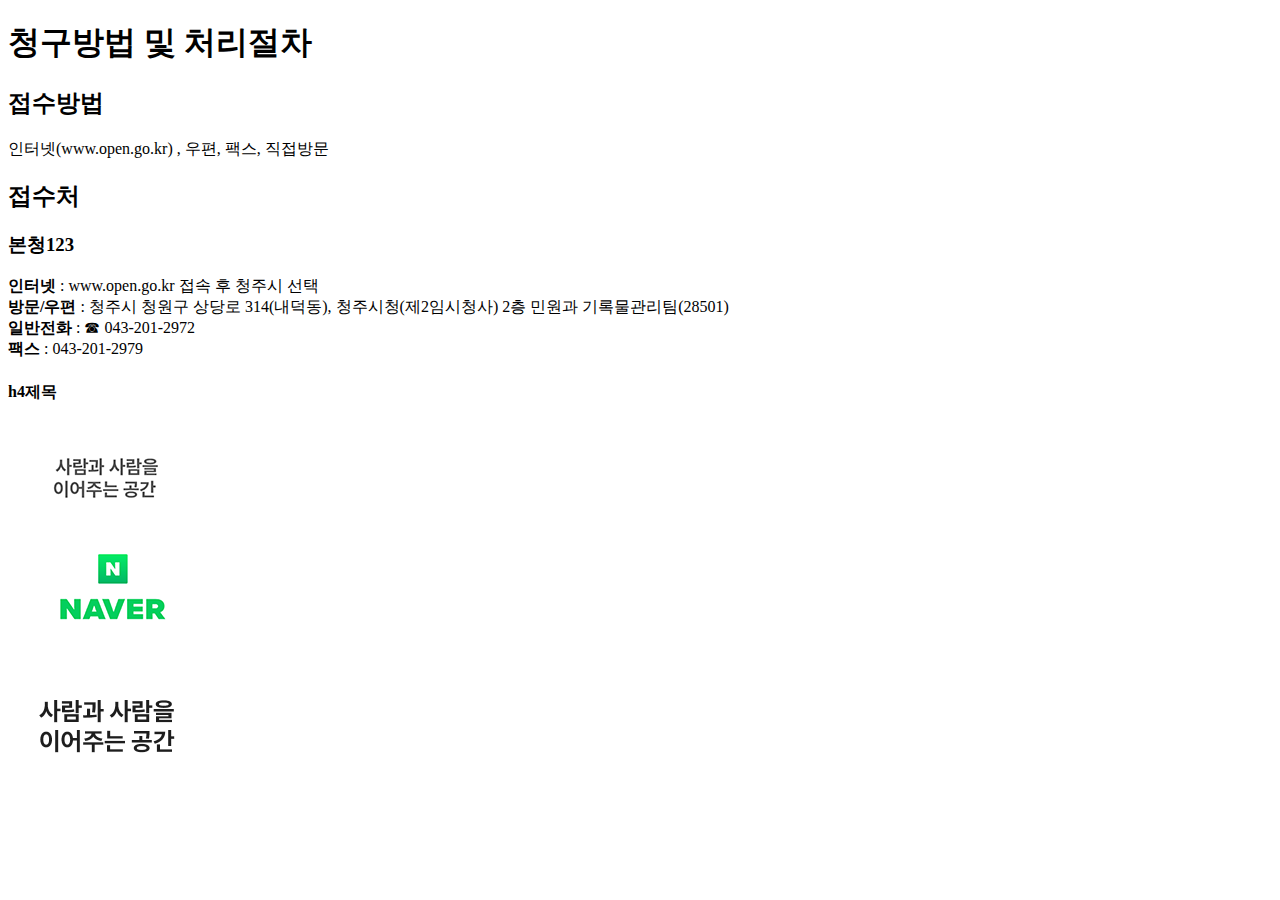
<file: test/test.html>
<!DOCTYPE html>
<html lang="ko">
<head>
    <meta charset="UTF-8">
    <meta name="viewport" content="width=device-width, initial-scale=1.0">
    <title>테스트</title>
</head>
<body>
    <h1>청구방법 및 처리절차</h1>
    <h2>접수방법</h2>
    <p>인터넷(www.open.go.kr) , 우편, 팩스, 직접방문</p>
    <h2>접수처</h2>
    <h3>본청123</h3>
    <p><strong>인터넷</strong> : www.open.go.kr 접속 후 청주시 선택<br>
        <strong>방문/우편</strong> : 청주시 청원구 상당로 314(내덕동), 청주시청(제2임시청사) 2층 민원과 기록물관리팀(28501)<br>
        <strong>일반전화</strong> : ☎ 043-201-2972<br>
        <strong>팩스</strong> : 043-201-2979</p>
        <h4>h4제목</h4>
        <!---test.heml파일이 imges폴더 안에 있는 test. png 이미지를 부르는 상대경로-->
        <img src="images/test.png" alt="사람과 사람을 이어주는 공간, 네이버로고">
        <br>
        <img src="images/test2.png" width="200">
</body>
</html>
</file>
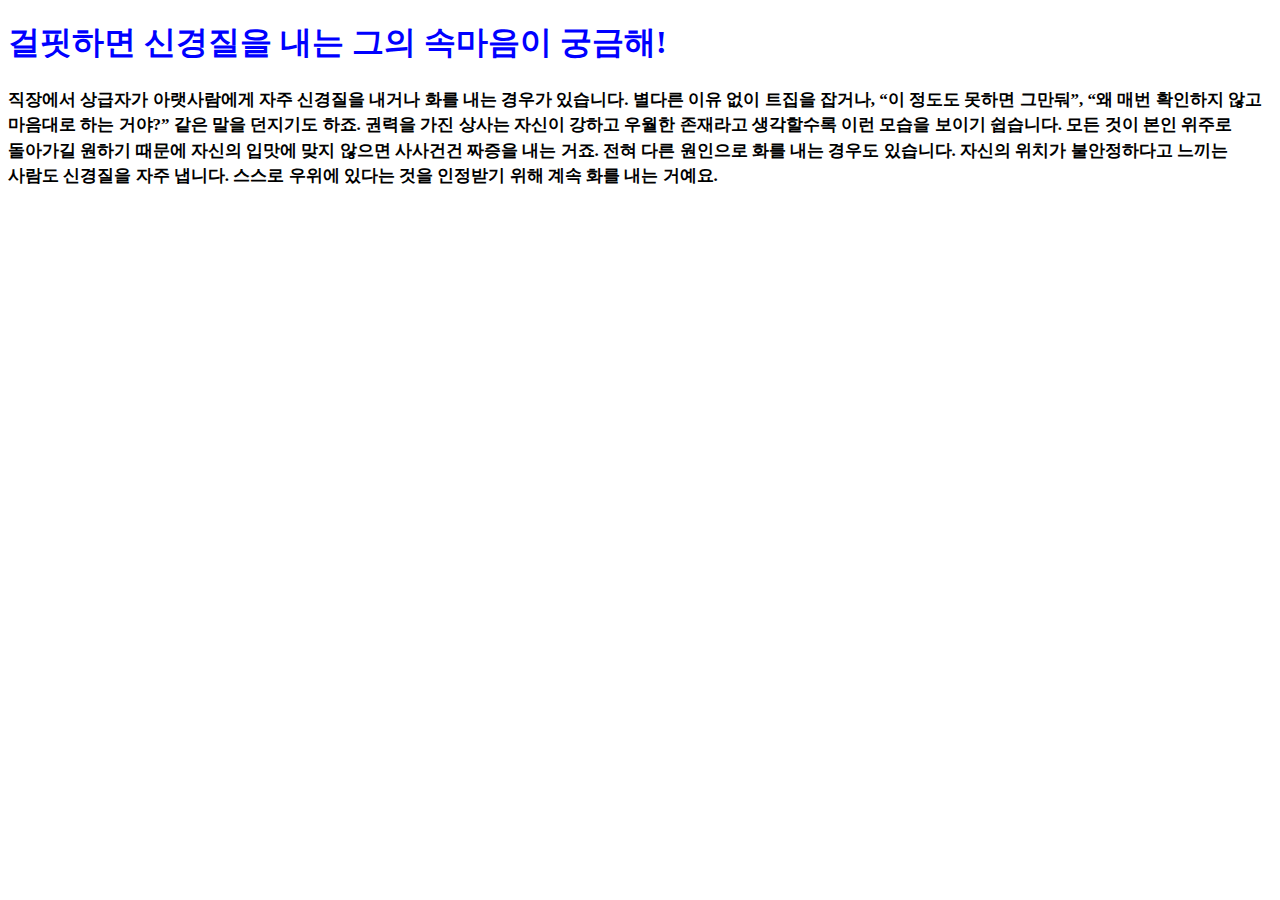
<file: test/test_250408.html>
<!DOCTYPE html>
<html lang="ko">
<head>
    <meta charset="UTF-8">
    <meta name="viewport" content="width=device-width, initial-scale=1.0">
    <link rel="stylesheet" href="css/test_250408.css">
    <!--css파일을  새로 생성 후 html에 연결해서 사용하는 방식 - 외부스타일시트(실무100%)-->
    <title>css 처음 연습</title>
    <!--이방식도 웹표준 위배, 실무에서 사용x-->
    <style>
        h1{color: red;}
    </style>
</head>
<body>
    <!--이렇게 스타일 주는 방식이 인라인(inline) 방식. 웹표준 위배임. 사용x -->
  <h1 style="font-family: 궁서; color: blue;">걸핏하면 신경질을 내는 그의 속마음이 궁금해!</h1>  
  <p>
    직장에서 상급자가 아랫사람에게 자주 신경질을 내거나 화를 내는 경우가 있습니다. 별다른 이유 없이 트집을 잡거나, “이 정도도 못하면 그만둬”, “왜 매번 확인하지 않고 마음대로 하는 거야?” 같은 말을 던지기도 하죠. 권력을 가진 상사는 자신이 강하고 우월한 존재라고 생각할수록 이런 모습을 보이기 쉽습니다. 모든 것이 본인 위주로 돌아가길 원하기 때문에 자신의 입맛에 맞지 않으면 사사건건 짜증을 내는 거죠.

    전혀 다른 원인으로 화를 내는 경우도 있습니다. 자신의 위치가 불안정하다고 느끼는 사람도 신경질을 자주 냅니다. 스스로 우위에 있다는 것을 인정받기 위해 계속 화를 내는 거예요.
</p>
</body>
</html>
</file>
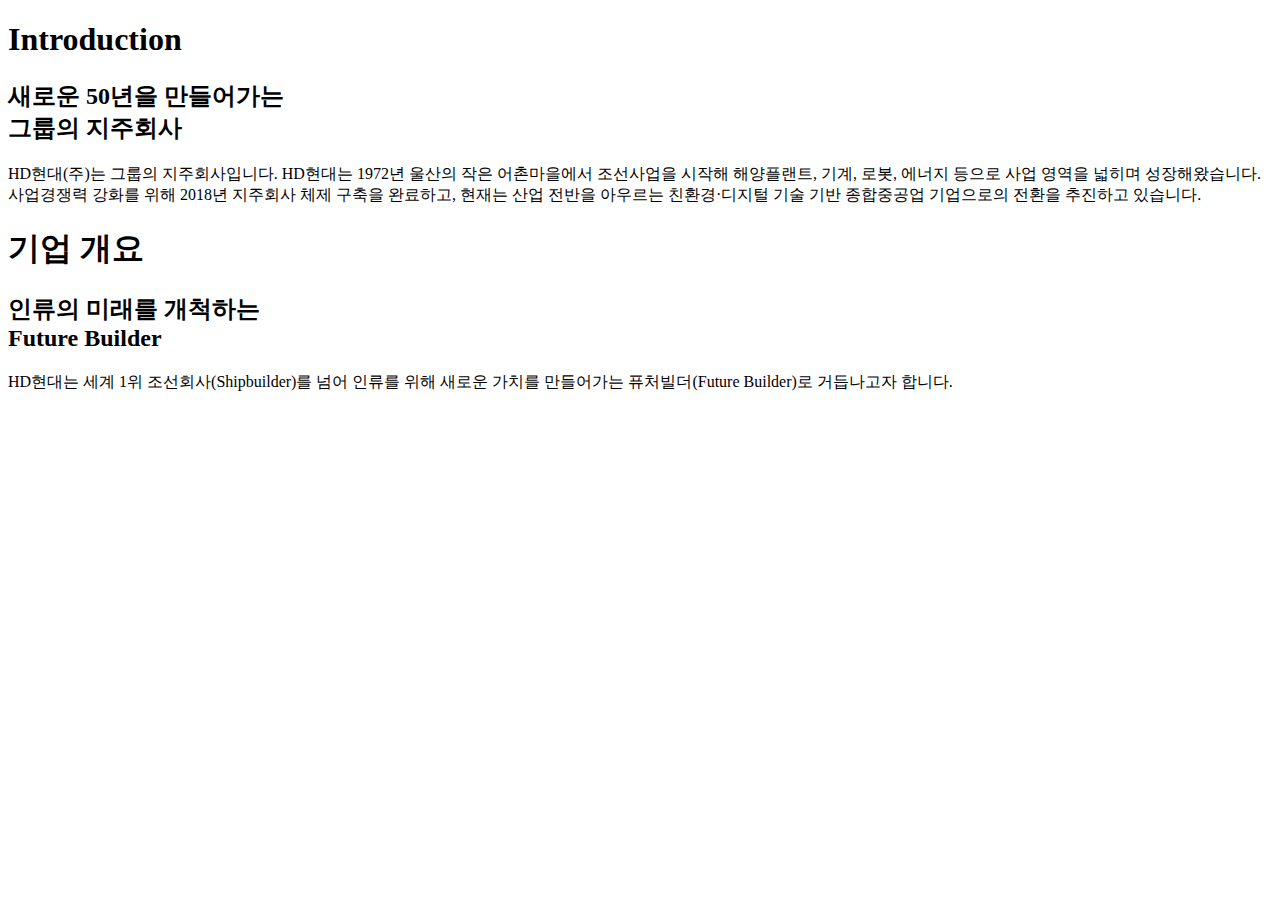
<file: test/test_250408_hd.html>
<!DOCTYPE html>
<html lang="ko">
<head>
    <meta charset="UTF-8">
    <meta name="viewport" content="width=device-width, initial-scale=1.0">
    <link rel="stylesheet" href="">
    <!--브라우저에서 html 파일열어서 실행, html 파일이 css파일을 호출.-->
    <title>hd현대</title>
</head>
<body>
    <div class="wrapper">
        <h1>Introduction</h1>
        <h2>새로운 50년을 만들어가는<br>그룹의 지주회사</h2>
        <p>HD현대(주)는 그룹의 지주회사입니다. HD현대는 1972년 울산의 작은 어촌마을에서 조선사업을 시작해 해양플랜트, 기계, 로봇, 에너지 등으로 사업 영역을 넓히며 성장해왔습니다. 사업경쟁력 강화를 위해 2018년 지주회사 체제 구축을 완료하고, 현재는 산업 전반을 아우르는 친환경·디지털 기술 기반 종합중공업 기업으로의 전환을 추진하고 있습니다.</p>
        <div class="future">
            <h1 class="tit">기업 개요</h1>
            <h2 class="sub_tit">인류의 미래를 개척하는<br> Future Builder</h2>
            <p>HD현대는 세계 1위 조선회사(Shipbuilder)를 넘어 인류를 위해 새로운 가치를 만들어가는 퓨처빌더(Future Builder)로 거듭나고자 합니다.</p>
        </div>
    </div>
</body>
</html>
</file>
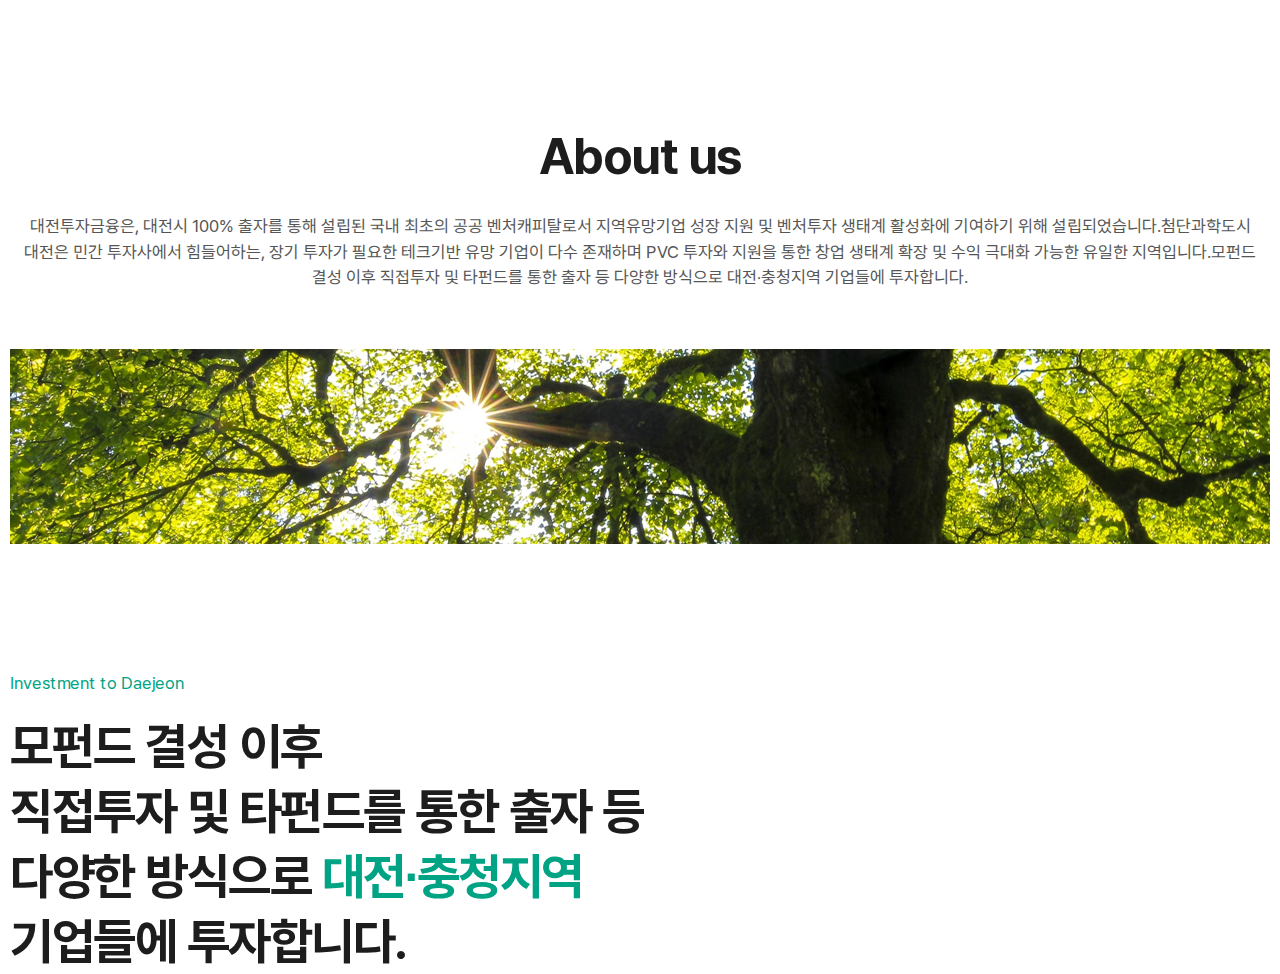
<file: test/test_250409.html>
<!DOCTYPE html>
<html lang="ko">
<head>
    <!--head는 홈페이지에 보이지 않음.-->
    <meta charset="UTF-8">
    <meta name="viewport" content="width=device-width, initial-scale=1.0">
    <link rel="stylesheet" href="css/test_250409.css">
    <title>대전투자금융(주)</title>
</head>
<body>
    <!--홈페이지 콘텐츠의 1260px 영역을 wrapper로 감싸줌. 이름 바꾸기x-->
    <div class="wrapper">
        <div class="about">
            <h1>About us</h1>
            <p>대전투자금융은, 대전시 100% 출자를 통해 설립된 국내 최초의 공공 벤처캐피탈로서 지역유망기업 성장 지원 및 벤처투자 생태계 활성화에 기여하기 위해 설립되었습니다.첨단과학도시 대전은 민간 투자사에서 힘들어하는, 장기 투자가 필요한 테크기반 유망 기업이 다수 존재하며 PVC 투자와 지원을 통한 창업 생태계 확장 및 수익 극대화 가능한 유일한 지역입니다.모펀드 결성 이후 직접투자 및 타펀드를 통한 출자 등 다양한 방식으로 대전∙충청지역 기업들에 투자합니다.</p>
            <div class="photo"><img src="images/da.png" alt="나무 사진"></div>
            <!--이미지 태그는 꼭 div라는 태그로 감싸서 사용 할 것-->
        </div><!--about 종료-->
        <div class="invest">
            <h1>Investment to Daejeon</h1>
            <p>모펀드 결성 이후<br>직접투자 및 타펀드를 통한 출자 등 <br> 다양한 방식으로 <strong>대전∙충청지역</strong><br>기업들에 투자합니다.</p>
        </div><!--invest 종료 -->
    </div><!--wrapper 종료-->
</body>
</html>
</file>
<file: chinhung/css/main.css>
/* html 파일에서는 main.css만 호출. 그 이후 필요한것은 main.css가 부를 것
font 파일 연결해서 font 부르는 것*/
@import url(font.css);
body {
    font-family: 'Pretendard', sans-serif/*프리텐다드 없는 컴퓨터에서 다른 고딕으로 볼 수 있게 해 주는 것*/;
    font-size: 17px;
    font-weight: 400;
    line-height: 1.5;
    color: #555;
    word-break: keep-all;
}
/******START : 태그 기본 스타일 삭제 (초기화)*********/
h1,h2,h3,h4,h5,h6 {
    font-size: inherit;/*브라우저가 주는 기본 값 무시*/
    font-weight: inherit;
}
li {
    list-style: none; /*앞에 동그라미 삭제*/
}
* {
    margin: 0;
    padding: 0;
    box-sizing: border-box; 
} 
a {
    color: inherit;
    text-decoration: none;
}
address,em { /*address,em 태그 기본적으로 글자가 누움. 기본으로 바꾸는 과정*/
    font-style: normal;
}
/******END : 태그 기본 스타일 삭제 (초기화)*********/

#wrap {
    min-width: 1300px; /*최소값-줄어들었을때 여백 생김*/
    /*홈페이지 넓이 1260px에 왼쪽/오른쪽에 양쪽으로 20px정도의 여백을 줌.
    1260+20+20 = 1300px
    (브라우저가 줄어들어서 가로스크롤바가 생겼을떼 왼쪽/오른쪽 여백)
    
    min-width 늘어나는건 상관 없지만 최소로 지정 해 놓은 것 보다 줄어들지 않게 함*/
}
.wrapper {
    width: 1260px;
    margin: 0 auto;/*가운데 정렬*/
}
header {
    height: 100px;
    /*header는 대부분 디자인한 높이를 잡아주고 코딩 시작.
    -heabder에 존재하는 것이 많아서*/
}
header .wrapper {
    display: flex;
    /*log랑 gnb 좌우로 배치*/
    justify-content: space-between;
}
header .logo {
    margin: 22px 0 0 0;
}
header .logo a img {
    width: 176px;
    /*이미지는 넓이나 높이 둘중 하나만 주면 나머지는 비율에 맞게 조정됨.*/
    /*둘 다 줄 경우에 오히려 비율이 깨짐.*/
}
header .gnb ul {
    display: flex;
}
header .gnb ul a { 
    display: block;
    font-size: 24px;
    color: #1d1d1d;
    padding: 29px 37px 35px 29px;/*버튼 영역이 커야지 이용자에게 불편함 없음.*/
    /*내가 디자인한 해더 높이보다 a의 높이가 더 넓어선 안됨, 확인 하면서 값 주기*/
}

.visual {
    background: url(../images/visual_bg.png) no-repeat center center / cover;
/********* background 한번에 정의                반복     좌우   아래    크기*/
    height: 800px;
    color: #fff;
    text-align: right;
}
.visual h2 {
    font-size: 90px;
    padding: 324px 0 15px 0;
    line-height: 1.05;
}
.visual p {
    font-size: 24px;
}

.biz {
    margin: 190px 0 0 0 ; 
}
.biz .tit h2 {
    color: #0f3569;
    font-weight: 700;
    
}
.biz .tit p {
    color: #1d1d1d;
    font-size: 40px;
    font-weight: 700;
    line-height: 1.2;
    margin: 20px 0 76px 0;
}
.biz .list ul {
    display: flex;
    justify-content: space-between;
}
.biz .list ul li {
    width: 297px; /**크기 동일하게 맞춰줌**/
}
.biz .list ul li a {
    display: block; /*a의 필수 값*/
    text-align: center;
}
.biz .list ul li h3 {
    color: #1d1d1d;
    line-height: 1.2;
    font-size: 30px;
    margin: 33px 0 20px 0;
}
.biz .list ul li a .more {
    border: 1px #cccccc solid;
    display: block; /*블럭 크기, block주고 너무 크면 inline-bock*/
    padding: 15px 0;
    margin: 24px 0 0 0;
}

.brand {
    background: url(../images/brand_dg.png) no-repeat center center/cover;
    margin: 170px 0 0 0;
    height: 919px;
    color: rgba(255, 255, 255, 0.8); /*흰색 rgb코드값 255- opacity 80%*/
}
.brand h2 {
    color: #fff;
    font-weight: 700;
    padding: 297px 0 0 0;
    margin: 0 0 12px 0;
    line-height: 1.2;
}
.brand .sub_tit {
    color: #fff;
    font-size: 40px;
    font-weight: 700;
    line-height: 1.2;
    letter-spacing: -0.02em;
    margin: 0 0 71px 0;
}
.brand .cont {
    border-top: 1px rgba(255,255,255,0.2) solid;
    padding: 26px 0 0 0;
}

footer {/*색상 들어가더라도 padding값으로 지정. 높이지정하지 않음.*/
    padding: 66px 0 107px 0 ;
    color: #666;
}

footer .footer_nav ul {
    display: flex;
    gap: 44px; /*넓이 띄우기, 넓이지정 후 플렉스 정렬로도 가능함*/
    color: #1d1d1d;
}
footer .footer_info {
    margin: 44px 0 20px 0;
    display: flex;
    gap: 38px;
}
footer .footer_info strong {
    font-weight: 700;
}
</file>
<file: line_test/css/main.css>
@import url(font.css);
body {
    font-family: 'Pretendard', sans-serif;
    font-size: 17px;
    font-weight: 400;
    line-height: 1.5;
    color: #555;
    word-break: keep-all;
}
/******START : 태그 기본 스타일 삭제 (초기화)*********/
h1,h2,h3,h4,h5,h6 {
    font-size: inherit;/*브라우저가 주는 기본 값 무시*/
    font-weight: inherit;
}
li {
    list-style: none; /*앞에 동그라미 삭제*/
}
* {
    margin: 0;
    padding: 0;
    box-sizing: border-box; 
} 
a {
    color: inherit;
    text-decoration: none;
}
/******END : 태그 기본 스타일 삭제 (초기화)*********/
.wrapper {
    width: 1260px;
    margin: 0 auto;/*가운데 정렬*/
}
.glo {
    margin: 90px 0 0 0;
}
.glo h1{
    color: #1d1d1d;
    font-size: 40px;
    font-weight: 700;
}
.glo .sub_tit .tit1 {
    color: #00b900;
    margin: 20px 0 15px 0;
}
.glo .sub_tit .tit2 {
    margin: 0 0 25px 0;
}
.glo .more a {
    color:#00b900 ;
    border: 1px solid #00b900;
    padding: 8px 33px;
    display: inline-block;
}
.glo .photo {
    margin: 42px 0 0 0;
}

.sticker {
    background-image: url(../images/g.png);
    height: 641px;
    margin: 100px 0 0 0;
    text-align: center;
    color: #fff;
}
.sticker h1 {
    font-size: 40px;
    font-weight: 700;
    padding: 123px 0 24px 0;
}
.sticker p {
    margin: 0 0 36px 0;
}
.sticker .more a {
    color:#fff ;
    border: 1px solid #fff;
    padding: 9px 24px;
    display: inline-block;
}
.sticker .photo {
    margin: 41px 0 97px 0;
}
</file>
<file: simpol/css/main.css>
@import url(default.css);
@import url(font.css);
@import url(common.css);

header {
    display: flex;
    justify-content: space-between;
    /*logo와inner를 header 넓이 안에서 좌우로 배치*/
    height: 90px;
    padding:0 20px;
}
header .inner {
    display: flex; /*gnb랑 shop 을 좌우로 배치*/
    align-items: center;
    gap: 43px;
}
header .logo {
    margin: 24px 0 0 0;
}
header .inner .gnb ul {
    display: flex;
}

header .inner .gnb ul li a {
    padding: 0 26px; /*서로 간격의 여백*/
    font-size: 22px;
    font-weight: 700;
    color: #1d1d1d;
    display: block;
    line-height: 90px;
    /*1차메뉴(a)의 높이를 header의 크기와 같게 해주는 것-행간을 header의 높이와 같이 주고
    글자를 위아래 행간 가운데에 들어가게 도와줌.*/
}
header .inner .shop {
    font-size: 20px;
    font-weight: 700;
    color: #5D4833;
    border: #5D4833 1px solid;
    border-radius: 20px;
    padding: 5px 32px 5px 31px;

}

main .visual {
 background: url(../images/visual_bg.jpg) no-repeat center center / cover;
 height: 900px;
 margin: 0 20px;
 color: #fff;
 text-align: center;
}
main .visual h2 {
    font-size: 55px;
    padding: 374px 0 26px 0;
}
main .visual p {
    font-size: 20px;
}
.product {
    margin: 198px 0 0 0;
}
.product .tit h2 {
    color: #669525;
    margin: 0 0 18px 0;
    line-height: 1.2;
}
.product .tit p {
    color: #1d1d1d;
    font-size: 45px;
    font-weight: 700;
    line-height: 1.2;
    margin: 0 0 49px 0;
}
.product .list ul {
    display: flex;
    justify-content: space-between;
}
.product .list ul li {
    width: 404px;/*li에 높이 지정 꼭 해줘야함. 내용이 길어지면 li에 들어간 이미지 크기가 같이 커지기때문에*/
}
.product .list ul li a {
    display: block;
}
.product .list ul li a .photo {
    font-size: 0;
    line-height: 0;
    /*이미지 하단에 자동으로 생기는 여백 삭제하기 위해.
    img태그에 주면 적용 안됨. 이미지 태그만 감싸고있는 태그에 줘야함.*/
}
.product .list ul li a h3 {
    font-size: 20px;
    font-weight: 700;
    margin: 22px 0 0 0;
    line-height: 1.2;
    /*긴 글을 1줄로 제한하는 법 (글자수를 자동으로 자름)*/
    white-space: nowrap; /*한줄로 만들어줌*/
    overflow: hidden; /*한줄 이상인 것을 다 자름*/
    text-overflow: ellipsis;/*글자가 이상하게 잘린걸 ... 처리로 만들어줌*/
}

.networkt {
    margin: 191px 0 0 0;
    background: url(../images/natwork_bg.jpg) no-repeat center / cover;
    color: #fff;
    height: 700px;
}
.networkt h2 {
    padding: 190px 0 21px 0;
}
.networkt .sud_tit {
    font-size: 45px;
    font-weight: 700;
    line-height: 1.3;
    margin: 0 0 11px 0;
}
.networkt .cont {
    color: rgb(255, 255, 255, 0.8);
}
.networkt a {
    display: inline-block ;
    border: #fff 1px solid;
    border-radius: 20px;
    padding: 9px 40px 8px 36px;
    margin: 35px 0 0 0;
}
.community .tit h2 {
    color: #669525;
    line-height: 1.2;
    margin: 198px 0 16px 0;
}
.community .tit p {
    color: #1d1d1d;
    font-size: 45px;
    font-weight: 700;
    line-height: 1.2;
}
.community .list {
    margin: 42px 0 0 0;
    display: flex;/*group을 양쪽으로 배치*/
    justify-content: space-between;
}
.community .list .group {
    width: calc(50% - 6px); /* 그룹 두개의 각 넓이*/
    /*나누는 분할수(2개- 100/2  50%) 빼기 사이여백의 총합 나누기 분할개수(여백12 나누기 분할개수 2 =6)
    = 50% - 6 */
}
.community .list .group ul {
    display: flex;/*li를 좌우로 배치*/
    flex-wrap: wrap; /*li가 두줄로 생성 되는걸 허락하는 태그*/
    gap: 12px;
}
.community .list .group ul li.color,
.community .list .group ul li.gray {
    width: calc(50% - 6px);/*반응형 넓이 계산법 cacl 계산법*/
}
.community .list .group ul li.color a,
.community .list .group ul li.gray a {
    height: 258px; /* li의 사이지와 a의 사이즈가 동일해야할때 (높이가 필요한경우)높이는 a, 넓이는 li*/
}
.community .list .group ul li.color.bg1 a {
    background-color: #669525;
    color: #fff;
}
.community .list .group ul li.color.bg2 a {
    background-color: #5D4833;
    color: #fff;
}
.community .list .group ul li.gray a {
    background-color:#F4F4F4 ;
    color: #3d3d3d;
}
.community .list .group ul li a {
    padding: 0 34px 34px 34px;
    display: flex; /*bock 태그랑 중첩되서 bock태그 삭제*/
    flex-direction: column;
    justify-content: flex-end;
}
.community .list .group ul li.review {
    width: 100%;
    /*감싸는요소(ul)에 100%가 들어감*/
}
.community .list .group ul li.review a {
    height: 386px;
    color: #fff;
}
.community .list .group ul li.review.bg1 a {
    background: url(../images/community_bg1.jpg) no-repeat center center / cover;
}
.community .list .group ul li.review.bg2 a {
    background: url(../images/community_bg2.jpg) no-repeat center center / cover;
}
.community .list .group ul li a h3 {
    font-size: 25px;
    font-weight: 700;
    margin: 7px 0 22px 0;
    /*긴 제목 한줄로 제안*/
    white-space: nowrap; /*무조건 한줄로 지정*/
    overflow: hidden; /*범위 넘어가는 글자 자름*/
    text-overflow: ellipsis;/*넘어가는 글자 점으로 표현*/
}
.community .list .group ul li a .date {
    display: flex;
    gap: 20px;
}
.community .list .group ul li.color a .date,
.community .list .group ul li.review a .date {
    color: rgb(255, 255, 255, 0.8);
}
footer {
    border-top: 1px #CCCCCC solid;
    padding: 58px 0 70px 0;
    color: #555;
    margin: 148px 0 0 0;
}
footer .f_nav ul {
    display: flex;
    gap: 42px;
    margin: 0 0 45px 0;
}
footer .f_info {
    margin: 0 0 25px 0;
}
footer .f_info .group {
    display: flex;
    margin: 0 0 7px 0; /*글자들 행간주는대신 마진으로도 대체가능*/
}
</file>
<file: test/css/absolute_250418.css>
@import url(font.css);
@import url(default.css);
@import url(common.css);

header {
    position: absolute; /*기본은 body를 기준으로 정렬-> wrap에 position: relative를줘서 wrap의 기준으로 정렬*/
    left: 0; /*wrap를 기준으로 왼쪽*/
    top: 0;/*wrap 기준으로 위쪽*/
    color: #fff;
    width: 100%;/*wrap 기준으로 100%*/
    height: 90px;
    border-bottom:1px rgba(255, 255, 255, 0.2) solid;
}
header .gnb ul {
    display: flex;
    justify-content: center;
}
header .gnb ul a {
    display: block;
    line-height: 90px; /*높이 아니고 행간으로 주기*/
    font-weight: 700;
    padding: 0 21px;
}
.visual {
    background: url(../images/visual_bg.jpg) no-repeat center center / cover ;
    height: 807px;
    color: #fff;
    text-align: center;
}
.visual h2 {
    font-size: 50px;
    font-weight: 700;
    padding: 372px 0 20px 0;
}
.product {
    margin: 182px 0 0 0;
}
.product .wrapper {
    position: relative;/*more정렬의 기준점을 만드는 속성*/
}

.product h2 {
    font-size: 50px;
    font-weight: 700;
    margin: 0 0 64px 0;
    color: #1d1d1d;
    line-height: 1.5;
}
.product .list ul {
    display: flex;
    justify-content: space-between;
}
.product .list ul li {
    width: calc(33.33% - 16px);
    /*한줄에 나와야하는 갯수 (3개) 100/3 33.33%
    여백의 총합(2개) 24+24 = 48 / 3 은 16px*/
}
.product .list ul li a {
    display: block;
    position: relative;/*h3의 정렬 기준점이 되기 위해 주는 속성.*/
}
.product .list ul li a .photo { /*이미지 하단 여백 삭제*/
    font-size: 0;
    letter-spacing: 0;
}
.product .list ul li a h3 {
    position: absolute;/*ul li에 a를 기준으로*/
    left: 28px ;
    bottom: 28px ;
    color: #fff;
    font-size: 17px;
    font-weight: 700;
    width: calc(100% - 56px); /*h3넓이 지정*/
}
.product .more {/*순서를 역행하기 위해 필요한 속성. html코딩 순서가 a가 밑에있어야함. 밑에 코딩하고 위로 끌어올리는 개념.*/
    position: absolute; /*wrapper를 기준으로 정렬됨(rmore를 감싸고있는 태그)*/
    right: 0;
    top: 11px;
    border: #1d1d1d solid 1px;
    border-radius: 50px;
    padding: 12px 45px;
    font-size: 20px;
    color: #1d1d1d;
    line-height: 1.2;
}


body {
    margin: 0 0 500px 0;
}
</file>
<file: test/css/icon_250421.css>
@import url(default.css);
@import url(font.css);
@import url(common.css);
body {
    color: #555;
    margin: 0 0 400px 0;
}
h1 {
    font-size: 40px;
    font-weight: 700;
    color: #1d1d1d;
    margin: 100px 0 30px 0;
}
h2 {
    font-size: 25px;
    font-weight: 700;
    color: #1d1d1d;
    margin: 25px 0 10px 0;
}
ul.item {
    margin: 10px 0 50px 10px;
}
ul.item li {
    padding: 0 0 0 10px;/*문장 앞 동그라미 들어갈 여백*/
    position: relative; /*before 정렬의 기준점이 되기 위해*/
}
ul.item li::before {
    content: "";/*필수값*/
    position: absolute;/*li기준*/
    left: 0;
    top: 11px;
    width: 4px; /*동그라미 크기*/
    height: 4px; /*동그라미 크기*/
    border-radius: 50%; /*동그라미 만드는 %*/
    background-color: #ccc;
}

/*******************************/

.img_test .group {
    display: flex;
    gap: 100px;
}
.img_test .group .inner ul {
    display: flex;
}
.img_test .group .inner ul li img {
    width: 200px;
} /**이미지 크기를 키우면 png는 깨짐**/


.img_svg .btn_wrap {
    display: flex;
    gap: 29px;
}
.img_svg .btn_wrap a {
    border: 1px solid #555;
    border-radius: 30px;
    display: flex; /*span 태그랑 i태그 좌우배치를 위해*/
    align-items: center;
    gap: 27px; /*icon 사이 여백*/
    padding: 11px 21px 7px 24px;
}
.img_svg .tnb {
    margin: 50px 0 50px 0;
    display: flex;
}
.img_svg .tnb a {
    display: flex;
    flex-direction: column;
    justify-content: center;
    align-items: center;
    width: 49px;
    height: 50px;
}

.img_svg .hnb {
    display: flex;

}
.img_svg .hnb a {
    height: 42px;
    width: 45px; /*디자인하면서 아이콘 겉에 만든 박스 크기*/
    flex-direction: column;
    justify-content: center;
    align-items: center;
}

/**************************/

.svg_html .btn_wrap {
    display: flex;
    gap: 29px;
}
.svg_html .btn_wrap a {
    border: 1px solid #555;
    border-radius: 30px;
    display: block; /*a 필수값*/
    padding: 11px 62px 8px 24px ; /*테두리랑 글자여백. (오른쪽여백 아이콘 무시하고 측정)*/
    position: relative; /*(i태그)아이콘의 기준이 되기위해 줌.*/
}
.svg_html .btn_wrap a i {
    position: absolute; /*a기준으로 정렬*/
    right: 21px;
    top: 12px;
}

/*가상 선택자 (마우스 오버했을때 효과, 아이콘은 색이 안변함)*/
.svg_html .btn_wrap a:hover {
    background-color: #86BC8D;
    border-color: #86BC8D;/*배경색과 같은색으로 테두리를 지정해줘야함-패딩값을 정해뒀기때문에 테두리 없애면 달라짐.*/
    color: #fff;
}
/*가상 선택자 (마우스 오버했을때 아이콘 색 변경 - 맨뒤에 svg path)*/
.svg_html .btn_wrap a:hover i svg path {
    fill: #fff;
}

.svg_html .tnb {
    display: flex;
    margin: 50px 0 50px 0;
}
.svg_html .tnb a {
    width: 50px;
    height: 50px;
    position: relative; /*i태그 정렬기준*/
    padding: 23px 0 0 0; /*span태그 글자를 아래로 밀어내기 위해서 (아이콘 크기 무시하고 재야함)*/
    text-align: center; /* sapn태그 글자 가운데 정렬*/
}
.svg_html .tnb a i {
    position: absolute; /*a를 기준으로 정렬*/
    left: 0;
    top: 4px;
    width: 100%; /*a의 넓이 100%가 됨.(a를 기준으로 정렬되기때문에)-a의 가운데 정렬 시키려고함.*/
}

.svg_html .hnb {
    display: flex;
}
.svg_html .hnb a {
    width: 50px;
    height: 50px;
    display: flex; /*가운데 정렬*/
    align-items: center;
    justify-content: center;
    padding: 4px 0 0 0;
}


/***************************************/

.svg_css .btn_wrap {
    display: flex;
    gap: 29px;
}
.svg_css .btn_wrap a {
    border: 1px solid #555;
    border-radius: 30px;
    display: block;
    padding: 11px 62px 8px 24px ;
    position: relative; /*after정렬의 기준이 되어 주기위해.*/
}
.svg_css .btn_wrap a::before {
    content: ""; /*왼쪽이나 상단에 쓸때 권장*/
}
.svg_css .btn_wrap a::after {
    content: "";
    /*before (왼쪽이나 상단)/ after(오른쪽이나 하단) 가상선택자 필수값을 줘야함.
    position-absolutef로 위치를 조정해서 코딩함.*/
    position: absolute; /*a를 기준으로 정렬*/
    right: 24px;
    top: 15px;
    /*before/after는 넓이와 높이가 없어서 지정 해 줘야함. - back ground로 넣어줄 아이콘 크기*/
    width: 15px;
    height: 15px;
    background-position: center center;
    background-repeat: no-repeat;
}

/*다르게 지정해줘야하는건 불러서 지정해주면 됨. 동일한건 after에 줌.*/
.svg_css .btn_wrap a.more1::after {
    background-image: url("data:image/svg+xml,%3Csvg width='15' height='15' viewBox='0 0 15 15' fill='none' xmlns='http://www.w3.org/2000/svg'%3E%3Cpath d='M6.33333 14.625V8.29167H0V6.70833H6.33333V0.375H7.91667V6.70833H14.25V8.29167H7.91667V14.625H6.33333Z' fill='%23555555'/%3E%3C/svg%3E%0A");
    /*https://yoksel.github.io/url-encoder/ 사이트에서 svg파일을 css로 바꿔옴*/
}
.svg_css .btn_wrap a.more2::after {
    width: 24px;
    height: 24px;
    right: 15px;
    top: 10px;
    background-image: url("data:image/svg+xml,%3Csvg width='24' height='24' viewBox='0 0 24 24' fill='none' xmlns='http://www.w3.org/2000/svg'%3E%3Cmask id='mask0_23_196' style='mask-type:alpha' maskUnits='userSpaceOnUse' x='0' y='0' width='24' height='24'%3E%3Crect width='24' height='24' fill='%23D9D9D9'/%3E%3C/mask%3E%3Cg mask='url(%23mask0_23_196)'%3E%3Cpath d='M8.0155 21.6538L6.59625 20.2345L14.8308 12L6.59625 3.7655L8.0155 2.34625L17.6693 12L8.0155 21.6538Z' fill='%23555555'/%3E%3C/g%3E%3C/svg%3E%0A");
}

/*오버했을때*/
.svg_css .btn_wrap a:hover {
    color: #fff;
    border-color: #86BC8D;
    background-color: #86BC8D;
}
.svg_css .btn_wrap a.more1:hover::after {
    background-image: url("data:image/svg+xml,%3Csvg width='15' height='15' viewBox='0 0 15 15' fill='none' xmlns='http://www.w3.org/2000/svg'%3E%3Cpath d='M6.33333 14.625V8.29167H0V6.70833H6.33333V0.375H7.91667V6.70833H14.25V8.29167H7.91667V14.625H6.33333Z' fill='%23ffffff'/%3E%3C/svg%3E%0A");
    /*코드에서 fill=%23 이 #임 %23뒤에 숫자를 바꿀 색 코드로 변경.*/
}
.svg_css .btn_wrap a.more2:hover::after {
    background-image: url("data:image/svg+xml,%3Csvg width='24' height='24' viewBox='0 0 24 24' fill='none' xmlns='http://www.w3.org/2000/svg'%3E%3Cmask id='mask0_23_196' style='mask-type:alpha' maskUnits='userSpaceOnUse' x='0' y='0' width='24' height='24'%3E%3Crect width='24' height='24' fill='%23D9D9D9'/%3E%3C/mask%3E%3Cg mask='url(%23mask0_23_196)'%3E%3Cpath d='M8.0155 21.6538L6.59625 20.2345L14.8308 12L6.59625 3.7655L8.0155 2.34625L17.6693 12L8.0155 21.6538Z' fill='%23ffffff'/%3E%3C/g%3E%3C/svg%3E%0A");
}

.svg_css .tnb {
    margin: 50px 0 50px 0;
    display: flex;
}
.svg_css .tnb a {
    width: 50px;
    height: 50px;
    display: block;
    text-align: center; /*좌우 가운데*/
    padding: 23px 0 0 0; /*아이콘 들어갈 자리 만들어줌*/
    position: relative; /*before의 정렬 기준*/
} 
.svg_css .tnb a::before {
    content: ""; /*필수값*/
    position: absolute; /*a를 기준으로 정렬*/
    top: 0;
    left: 50%; /*a 넓이의 절반에서부터 오른쪽으로 배치되게 해줌*/
    transform: translateX(-50%); /*before의 절반 - 나 자신의 넓이를 왼쪽으로 이동시키는 것*/
    /*여백이랑은 다른의미. 넓이가 바껴도 유동적이게 바뀜. - 이동시키는것.*/
    background-repeat: no-repeat;
    background-position: center center;

}
.svg_css .tnb a.lang::before {
    width: 20px;
    height: 20px;
    background-image: url("data:image/svg+xml,%3Csvg width='20' height='20' viewBox='0 0 20 20' fill='none' xmlns='http://www.w3.org/2000/svg'%3E%3Cmask id='mask0_1_85' style='mask-type:alpha' maskUnits='userSpaceOnUse' x='0' y='0' width='20' height='20'%3E%3Crect width='20' height='20' fill='%23D9D9D9'/%3E%3C/mask%3E%3Cg mask='url(%23mask0_1_85)'%3E%3Cpath d='M9.99998 17.9166C8.91456 17.9166 7.89026 17.7086 6.92706 17.2925C5.96387 16.8764 5.12387 16.3098 4.40706 15.5929C3.69012 14.8761 3.12359 14.0361 2.70748 13.0729C2.29137 12.1097 2.08331 11.0854 2.08331 9.99998C2.08331 8.90595 2.29137 7.87949 2.70748 6.9206C3.12359 5.96172 3.69012 5.12387 4.40706 4.40706C5.12387 3.69012 5.96387 3.12359 6.92706 2.70748C7.89026 2.29137 8.91456 2.08331 9.99998 2.08331C11.094 2.08331 12.1205 2.29137 13.0794 2.70748C14.0382 3.12359 14.8761 3.69012 15.5929 4.40706C16.3098 5.12387 16.8764 5.96172 17.2925 6.9206C17.7086 7.87949 17.9166 8.90595 17.9166 9.99998C17.9166 11.0854 17.7086 12.1097 17.2925 13.0729C16.8764 14.0361 16.3098 14.8761 15.5929 15.5929C14.8761 16.3098 14.0382 16.8764 13.0794 17.2925C12.1205 17.7086 11.094 17.9166 9.99998 17.9166ZM9.99998 16.6489C10.4253 16.0849 10.7832 15.516 11.0737 14.9423C11.3643 14.3685 11.601 13.7414 11.7837 13.0608H8.21623C8.4097 13.7628 8.64908 14.4006 8.93435 14.9744C9.21949 15.5481 9.5747 16.1063 9.99998 16.6489ZM8.38623 16.4198C8.06679 15.9614 7.77991 15.4404 7.5256 14.8566C7.2713 14.2728 7.07366 13.6741 6.93269 13.0608H4.10581C4.54595 13.9262 5.13623 14.6533 5.87665 15.2421C6.61706 15.8307 7.45359 16.2232 8.38623 16.4198ZM11.6137 16.4198C12.5464 16.2232 13.3829 15.8307 14.1233 15.2421C14.8637 14.6533 15.454 13.9262 15.8941 13.0608H13.0673C12.8995 13.6794 12.6885 14.2807 12.4341 14.8646C12.18 15.4485 11.9065 15.9669 11.6137 16.4198ZM3.58165 11.8108H6.67956C6.6272 11.5011 6.58922 11.1974 6.5656 10.8998C6.54213 10.6023 6.5304 10.3023 6.5304 9.99998C6.5304 9.69762 6.54213 9.39769 6.5656 9.10019C6.58922 8.80255 6.6272 8.49887 6.67956 8.18915H3.58165C3.50151 8.4722 3.44012 8.76651 3.39748 9.07206C3.3547 9.37762 3.33331 9.68692 3.33331 9.99998C3.33331 10.313 3.3547 10.6223 3.39748 10.9279C3.44012 11.2335 3.50151 11.5278 3.58165 11.8108ZM7.92935 11.8108H12.0706C12.1228 11.5011 12.1607 11.2001 12.1844 10.9079C12.2078 10.6157 12.2196 10.313 12.2196 9.99998C12.2196 9.68692 12.2078 9.38428 12.1844 9.09206C12.1607 8.79984 12.1228 8.49887 12.0706 8.18915H7.92935C7.87713 8.49887 7.83922 8.79984 7.8156 9.09206C7.79213 9.38428 7.7804 9.68692 7.7804 9.99998C7.7804 10.313 7.79213 10.6157 7.8156 10.9079C7.83922 11.2001 7.87713 11.5011 7.92935 11.8108ZM13.3204 11.8108H16.4183C16.4985 11.5278 16.5598 11.2335 16.6025 10.9279C16.6453 10.6223 16.6666 10.313 16.6666 9.99998C16.6666 9.68692 16.6453 9.37762 16.6025 9.07206C16.5598 8.76651 16.4985 8.4722 16.4183 8.18915H13.3204C13.3728 8.49887 13.4107 8.80255 13.4344 9.10019C13.4578 9.39769 13.4696 9.69762 13.4696 9.99998C13.4696 10.3023 13.4578 10.6023 13.4344 10.8998C13.4107 11.1974 13.3728 11.5011 13.3204 11.8108ZM13.0673 6.93915H15.8941C15.4487 6.06304 14.8625 5.33595 14.1354 4.7579C13.4083 4.17998 12.5678 3.7847 11.6137 3.57206C11.9332 4.05706 12.2173 4.58755 12.4662 5.16352C12.7153 5.73935 12.9156 6.33123 13.0673 6.93915ZM8.21623 6.93915H11.7837C11.5903 6.24248 11.3469 5.60061 11.0537 5.01352C10.7604 4.42644 10.4091 3.87227 9.99998 3.35102C9.59081 3.87227 9.23956 4.42644 8.94623 5.01352C8.65304 5.60061 8.4097 6.24248 8.21623 6.93915ZM4.10581 6.93915H6.93269C7.08435 6.33123 7.2847 5.73935 7.53373 5.16352C7.78262 4.58755 8.06679 4.05706 8.38623 3.57206C7.42679 3.7847 6.58491 4.18137 5.8606 4.76206C5.13616 5.34262 4.55123 6.06831 4.10581 6.93915Z' fill='%23555555'/%3E%3C/g%3E%3C/svg%3E%0A");
}
.svg_css .tnb a.menu::before {
    width: 21px;
    height: 21px;
    background-image: url("data:image/svg+xml,%3Csvg width='21' height='21' viewBox='0 0 21 21' fill='none' xmlns='http://www.w3.org/2000/svg'%3E%3Cmask id='mask0_1_91' style='mask-type:alpha' maskUnits='userSpaceOnUse' x='0' y='0' width='21' height='21'%3E%3Crect width='21' height='21' fill='%23D9D9D9'/%3E%3C/mask%3E%3Cg mask='url(%23mask0_1_91)'%3E%3Cpath d='M3.0625 6.125V4.8125H17.9375V6.125H3.0625ZM3.0625 16.1875V14.875H17.9375V16.1875H3.0625ZM3.0625 11.1562V9.84375H17.9375V11.1562H3.0625Z' fill='%23555555'/%3E%3C/g%3E%3C/svg%3E%0A");
}

.svg_css .hnb {
    display: flex;
} 
.svg_css .hnb a {
    display: block;
    height: 45px;
    width: 45px;
    background-position: center center;
    background-repeat: no-repeat;
}
.svg_css .hnb a.sms {
    background-image: url("data:image/svg+xml,%3Csvg width='35' height='34' viewBox='0 0 35 34' fill='none' xmlns='http://www.w3.org/2000/svg'%3E%3Cmask id='mask0_1_127' style='mask-type:alpha' maskUnits='userSpaceOnUse' x='0' y='0' width='35' height='34'%3E%3Crect x='0.5' width='34' height='34' fill='%23D9D9D9'/%3E%3C/mask%3E%3Cg mask='url(%23mask0_1_127)'%3E%3Cpath d='M11.8333 15.4197C12.1802 15.4197 12.4758 15.2976 12.7202 15.0535C12.9643 14.8091 13.0864 14.5135 13.0864 14.1667C13.0864 13.8198 12.9643 13.5242 12.7202 13.2798C12.4758 13.0357 12.1802 12.9136 11.8333 12.9136C11.4865 12.9136 11.1909 13.0357 10.9465 13.2798C10.7024 13.5242 10.5803 13.8198 10.5803 14.1667C10.5803 14.5135 10.7024 14.8091 10.9465 15.0535C11.1909 15.2976 11.4865 15.4197 11.8333 15.4197ZM17.5 15.4197C17.8468 15.4197 18.1424 15.2976 18.3868 15.0535C18.631 14.8091 18.753 14.5135 18.753 14.1667C18.753 13.8198 18.631 13.5242 18.3868 13.2798C18.1424 13.0357 17.8468 12.9136 17.5 12.9136C17.1531 12.9136 16.8575 13.0357 16.6132 13.2798C16.369 13.5242 16.2469 13.8198 16.2469 14.1667C16.2469 14.5135 16.369 14.8091 16.6132 15.0535C16.8575 15.2976 17.1531 15.4197 17.5 15.4197ZM23.1667 15.4197C23.5135 15.4197 23.8091 15.2976 24.0535 15.0535C24.2976 14.8091 24.4197 14.5135 24.4197 14.1667C24.4197 13.8198 24.2976 13.5242 24.0535 13.2798C23.8091 13.0357 23.5135 12.9136 23.1667 12.9136C22.8198 12.9136 22.5242 13.0357 22.2798 13.2798C22.0357 13.5242 21.9136 13.8198 21.9136 14.1667C21.9136 14.5135 22.0357 14.8091 22.2798 15.0535C22.5242 15.2976 22.8198 15.4197 23.1667 15.4197ZM4.04166 29.8045V6.10264C4.04166 5.38698 4.28957 4.78124 4.78541 4.28541C5.28124 3.78957 5.88698 3.54166 6.60264 3.54166H28.3973C29.113 3.54166 29.7187 3.78957 30.2146 4.28541C30.7104 4.78124 30.9583 5.38698 30.9583 6.10264V22.2307C30.9583 22.9463 30.7104 23.5521 30.2146 24.0479C29.7187 24.5437 29.113 24.7917 28.3973 24.7917H9.05453L4.04166 29.8045ZM8.14999 22.6667H28.3973C28.5064 22.6667 28.6063 22.6212 28.697 22.5303C28.7879 22.4396 28.8333 22.3398 28.8333 22.2307V6.10264C28.8333 5.99355 28.7879 5.89368 28.697 5.80301C28.6063 5.71211 28.5064 5.66666 28.3973 5.66666H6.60264C6.49355 5.66666 6.39368 5.71211 6.30301 5.80301C6.21211 5.89368 6.16666 5.99355 6.16666 6.10264V24.6284L8.14999 22.6667Z' fill='%23555555'/%3E%3C/g%3E%3C/svg%3E%0A");
}
.svg_css .hnb a.alert {
    background-image: url("data:image/svg+xml,%3Csvg width='37' height='37' viewBox='0 0 37 37' fill='none' xmlns='http://www.w3.org/2000/svg'%3E%3Cmask id='mask0_1_124' style='mask-type:alpha' maskUnits='userSpaceOnUse' x='0' y='0' width='37' height='37'%3E%3Crect width='37' height='37' fill='%23D9D9D9'/%3E%3C/mask%3E%3Cg mask='url(%23mask0_1_124)'%3E%3Cpath d='M6.9375 29.1136V26.8015H9.72445V15.2979C9.72445 13.2247 10.3644 11.3915 11.6442 9.79844C12.9238 8.20538 14.5667 7.18647 16.5729 6.7417V5.78124C16.5729 5.24602 16.7601 4.79098 17.1345 4.41609C17.5088 4.04147 17.9634 3.85416 18.4981 3.85416C19.033 3.85416 19.4882 4.04147 19.8636 4.41609C20.2393 4.79098 20.4271 5.24602 20.4271 5.78124V6.7417C22.4333 7.18647 24.0762 8.20538 25.3558 9.79844C26.6356 11.3915 27.2756 13.2247 27.2756 15.2979V26.8015H30.0625V29.1136H6.9375ZM18.4973 33.4422C17.7303 33.4422 17.0746 33.1693 16.5301 32.6236C15.9854 32.0778 15.7131 31.4217 15.7131 30.6553H21.2869C21.2869 31.4243 21.0138 32.081 20.4676 32.6255C19.9213 33.17 19.2645 33.4422 18.4973 33.4422ZM12.0369 26.8015H24.9631V15.2979C24.9631 13.5132 24.3321 11.9899 23.0703 10.7281C21.8082 9.46595 20.2847 8.8349 18.5 8.8349C16.7153 8.8349 15.1918 9.46595 13.9297 10.7281C12.6679 11.9899 12.0369 13.5132 12.0369 15.2979V26.8015Z' fill='%23555555'/%3E%3C/g%3E%3C/svg%3E ");
}
.svg_css .hnb a.cart {
    background-image: url("data:image/svg+xml,%3Csvg width='37' height='37' viewBox='0 0 37 37' fill='none' xmlns='http://www.w3.org/2000/svg'%3E%3Cmask id='mask0_1_130' style='mask-type:alpha' maskUnits='userSpaceOnUse' x='0' y='0' width='37' height='37'%3E%3Crect width='37' height='37' fill='%23D9D9D9'/%3E%3C/mask%3E%3Cg mask='url(%23mask0_1_130)'%3E%3Cpath d='M8.18279 33.1458C7.41401 33.1458 6.75726 32.8736 6.21254 32.3291C5.66808 31.7844 5.39584 31.1277 5.39584 30.3589V12.8078C5.39584 12.039 5.66808 11.3823 6.21254 10.8375C6.75726 10.2931 7.41401 10.0208 8.18279 10.0208H11.5625C11.5625 8.09582 12.2375 6.45831 13.5875 5.10832C14.9375 3.75834 16.575 3.08334 18.5 3.08334C20.425 3.08334 22.0625 3.75834 23.4125 5.10832C24.7625 6.45831 25.4375 8.09582 25.4375 10.0208H28.8172C29.586 10.0208 30.2428 10.2931 30.7875 10.8375C31.3319 11.3823 31.6042 12.039 31.6042 12.8078V30.3589C31.6042 31.1277 31.3319 31.7844 30.7875 32.3291C30.2428 32.8736 29.586 33.1458 28.8172 33.1458H8.18279ZM8.18279 30.8333H28.8172C28.9359 30.8333 29.0446 30.7839 29.1433 30.685C29.2422 30.5863 29.2917 30.4776 29.2917 30.3589V12.8078C29.2917 12.6891 29.2422 12.5804 29.1433 12.4817C29.0446 12.3828 28.9359 12.3333 28.8172 12.3333H8.18279C8.06408 12.3333 7.9554 12.3828 7.85673 12.4817C7.75781 12.5804 7.70834 12.6891 7.70834 12.8078V30.3589C7.70834 30.4776 7.75781 30.5863 7.85673 30.685C7.9554 30.7839 8.06408 30.8333 8.18279 30.8333ZM18.5 20.8125C20.425 20.8125 22.0625 20.1375 23.4125 18.7875C24.7625 17.4375 25.4375 15.8 25.4375 13.875H23.125C23.125 15.1597 22.6754 16.2517 21.7761 17.1511C20.8767 18.0504 19.7847 18.5 18.5 18.5C17.2153 18.5 16.1233 18.0504 15.224 17.1511C14.3247 16.2517 13.875 15.1597 13.875 13.875H11.5625C11.5625 15.8 12.2375 17.4375 13.5875 18.7875C14.9375 20.1375 16.575 20.8125 18.5 20.8125ZM13.875 10.0208H23.125C23.125 8.73612 22.6754 7.64411 21.7761 6.7448C20.8767 5.8455 19.7847 5.39584 18.5 5.39584C17.2153 5.39584 16.1233 5.8455 15.224 6.7448C14.3247 7.64411 13.875 8.73612 13.875 10.0208Z' fill='%23555555'/%3E%3C/g%3E%3C/svg%3E%0A");
}
</file>
<file: test/css/test_250408.css>
p{
    font-size: 17px;
    font-weight: 700;
    line-height: 1.5;
    word-break: keep-all;
}
</file>
<file: test/css/test_250409.css>
@font-face {
	font-family: 'PT';
	font-weight: 400;
	font-display: swap;
	src: local('Pretendard Regular'), url(../font/Pretendard-Regular.woff2) format('woff2'), url(../font/Pretendard-Regular.woff) format('woff');
/* local은 내 컴퓨터에 프리텐다드가 깔려있다면 그걸 먼저 쓰라는 말,폴더 밖으로 나가서 다른 파일 찾을때(../)*/
}
@font-face {
	font-family: 'PT';
	font-weight: 700;
	font-display: swap;
	src: local('Pretendard Bold'), url(../font/Pretendard-Bold.woff2) format('woff2'), url(../font/Pretendard-Bold.woff) format('woff');
/* local은 내 컴퓨터에 프리텐다드가 깔려있다면 그걸 먼저 쓰라는 말,폴더 밖으로는(../)*/
}
body {
    /*sans-serif 고딕 serif 명조-고딕체*/
    font-family:'PT', sans-serif;
    font-size: 17px;
    color: #555555;
    font-weight: 400; /*굵기*/
    line-height: 1.5; /*행간*/
    word-break: keep-all;/* 줄 바꿈시 단어 단위로 줄 바꿔줌.*/
    margin: 0;
    padding: 0;
    /*내가 준 여백 아닌걸 빼려면 margin,padding 둘 다 0으로 뺌*/
}
.wrapper {
    width: 1260px;
    margin: 0 auto; 
    /*1260px 그리드 여백제한*/
}
.about {
    text-align: center;
}
.about h1 {
/* 자손 선택.*/
    font-size: 50px;
    color: #1d1d1d;
    font-weight: 700;
    line-height: 1.3;
    letter-spacing: -0.03em;
    margin: 124px 0 25px 0;
    /* 마진 맨 처음 숫자 위여백,오,아래,왼*/
}
.about p {
    margin: 0;
}
.about .photo {
    margin: 58px 0 0 0;
}
.invest h1 {
    font-size: 17px;
    color: #00a384;
    font-weight: 400;  
    margin: 120px 0 17px 0;
}
.invest p {
    font-size: 50px;
    color: #1d1d1d;
    font-weight: 700;
    line-height: 1.3;
    letter-spacing: -0.03em;
    /* 자간 -30을 -0.03 em으로 표시 (감으로 함)*/
    margin: 0;
}
.invest p strong {
    color: #00a384;
    font-weight: 700;
}
</file>
